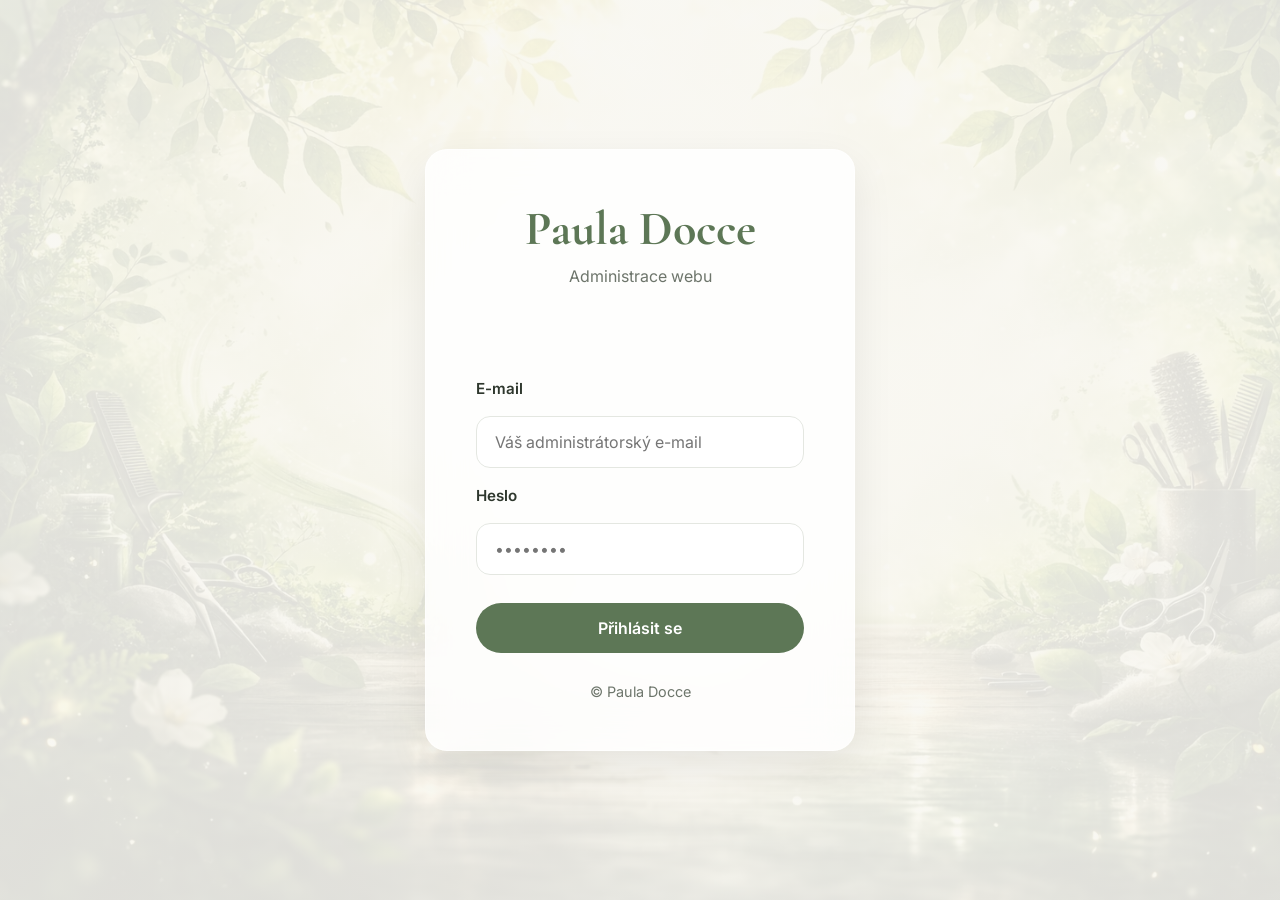
<file: admin/index.html>
<!DOCTYPE html>
<html lang="cs">

<head>

    <meta charset="UTF-8">
    <meta name="robots" content="noindex,nofollow">
    <meta name="viewport" content="width=device-width, initial-scale=1.0">

    <title>Přihlášení | Paula Docce Admin </title>

    <link rel="stylesheet" href="css/admin.css">

    <link rel="preconnect" href="https://fonts.googleapis.com">
    <link rel="preconnect" href="https://fonts.gstatic.com" crossorigin>

    <link href="https://fonts.googleapis.com/css2?family=Cormorant+Garamond:wght@500;600;700&family=Inter:wght@300;400;500;600&display=swap" rel="stylesheet">

</head>

<body>

<div class="login-page">

    <div class="login-card">

        <h1>Paula Docce</h1>

        <p class="subtitle">
            Administrace webu
        </p>

        <form id="loginForm">
            <p id="loginStatus" class="form-status" role="status" aria-live="polite"></p>

            <label>E-mail</label>

            <input
                type="email"
                id="email"
                placeholder="Váš administrátorský e-mail"
                required
            >

            <label>Heslo</label>

            <input
                type="password"
                id="password"
                placeholder="••••••••"
                required
            >

            <button type="submit">
                Přihlásit se
            </button>

        </form>

        <p class="copyright">
            © Paula Docce
        </p>

    </div>

</div>

<script src="js/config.js"></script>
<script src="js/api.js"></script>
<script src="js/auth.js"></script>

</body>
</html>
</file>
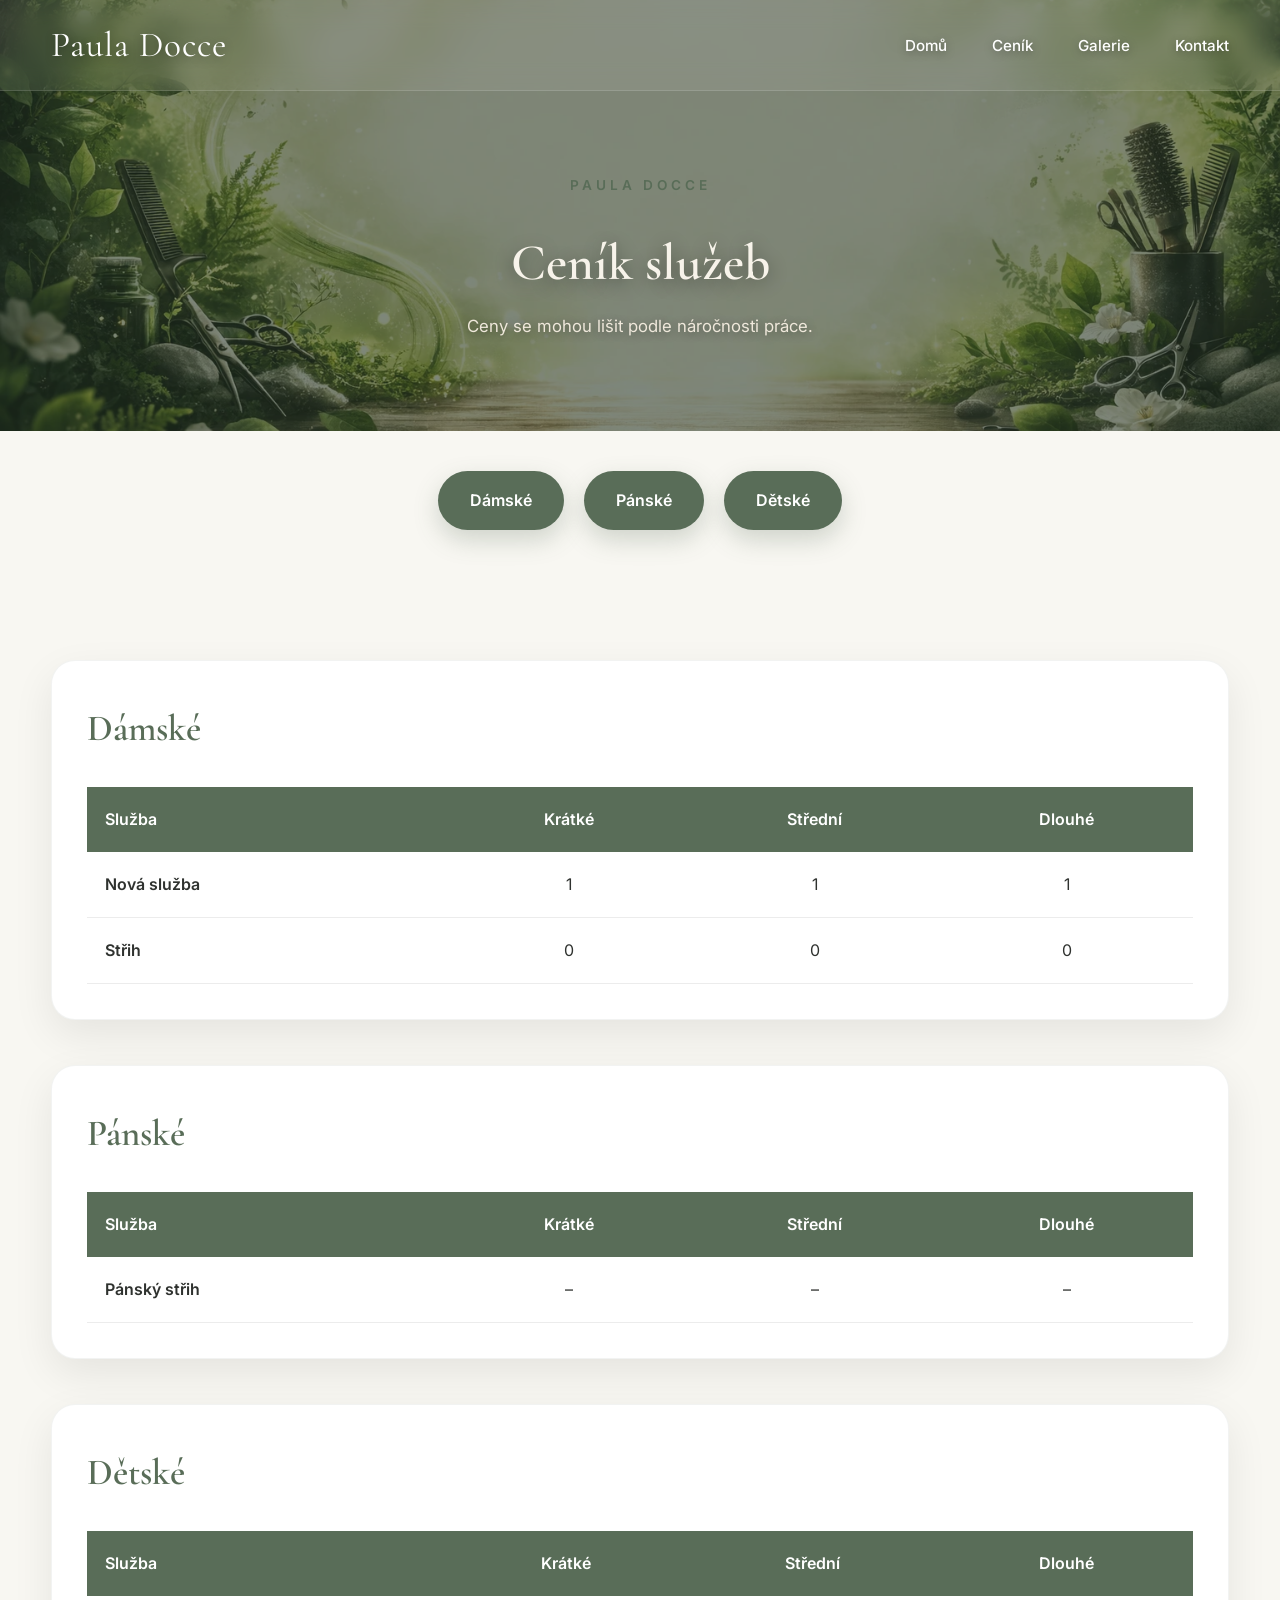
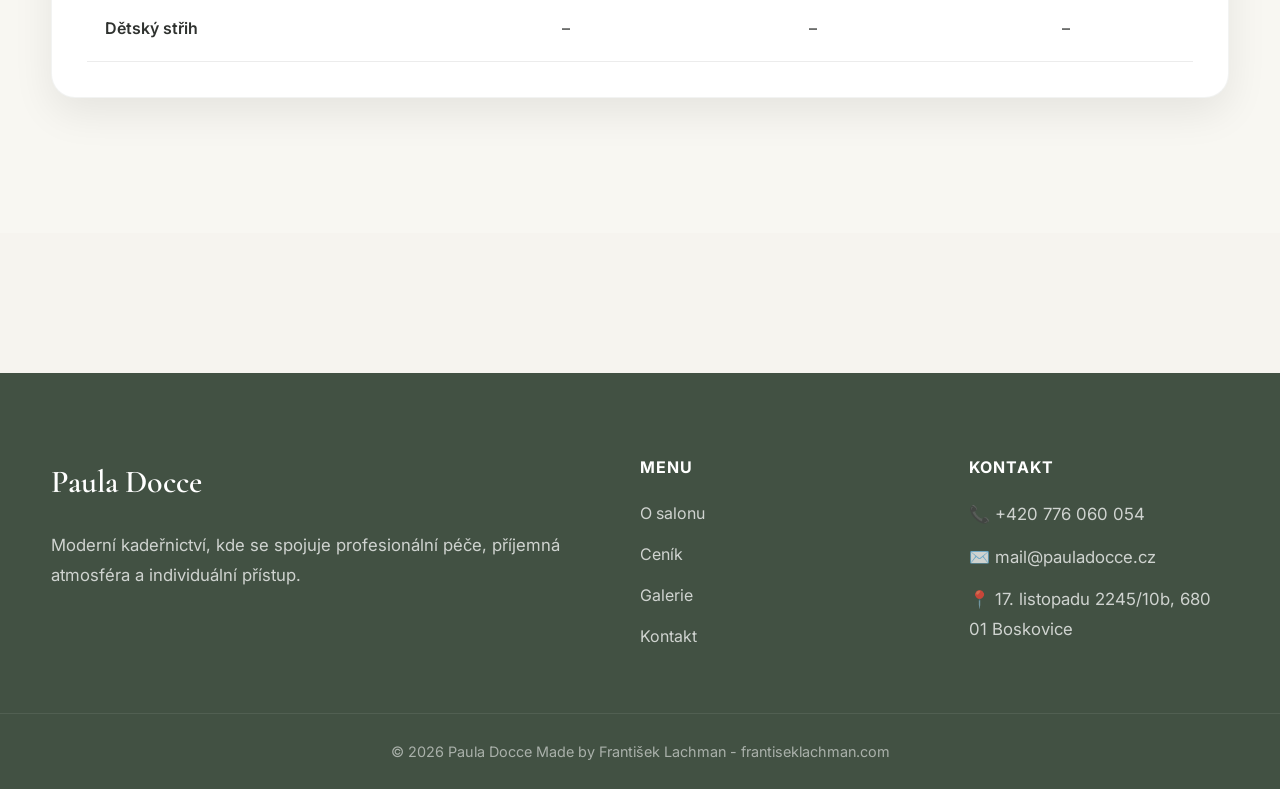
<file: cenik.html>
<!DOCTYPE html>
<html lang="cs">

<head>

    <meta charset="UTF-8">

    <meta name="viewport" content="width=device-width, initial-scale=1.0">

    <title>Ceník | Paula Docce</title>

    <meta name="description" content="Kompletní ceník kadeřnictví Paula Docce.">

    <link rel="stylesheet" href="css/style.css">

    <link rel="preconnect" href="https://fonts.googleapis.com">

    <link rel="preconnect" href="https://fonts.gstatic.com" crossorigin>

    <link href="https://fonts.googleapis.com/css2?family=Cormorant+Garamond:wght@500;600;700&family=Inter:wght@300;400;500;600&display=swap" rel="stylesheet">

</head>

<body>

<header id="header">

    <div class="container navbar">

        <a href="index.html" class="logo">

            Paula Docce

        </a>

        <nav>

            <ul class="nav-links">

                <li><a href="index.html">Domů</a></li>

                <li><a href="cenik.html">Ceník</a></li>

                <li><a href="index.html#gallery">Galerie</a></li>

                <li><a href="index.html#contact">Kontakt</a></li>

            </ul>

        </nav>

          <button class="menu-toggle" id="menuToggle">
    ☰
</button>

    </div>

</header>

<section class="page-hero">

    <div class="container narrow">

        <span class="section-tag">

            Paula Docce

        </span>

        <h1>

            Ceník služeb

        </h1>

        <p>

            Ceny se mohou lišit podle náročnosti práce.

        </p>

    </div>

</section>

    <section class="pricing-navigation">

    <div class="container">

        <a href="#pricing-damske" class="btn-primary">
            Dámské
        </a>

        <a href="#pricing-panske" class="btn-primary">
            Pánské
        </a>

        <a href="#pricing-detske" class="btn-primary">
            Dětské
        </a>

    </div>

</section>


<section class="pricing-page">

    <div class="container">

        <!-- Dámské -->

        <div class="pricing-card" id="pricing-damske">

            <h2>Dámské</h2>

            <div class="pricing-table-container"></div>

        </div>



        <!-- Pánské -->

        <div class="pricing-card" id="pricing-panske">

            <h2>Pánské</h2>

            <div class="pricing-table-container"></div>

        </div>



        <!-- Dětské -->

       <div class="pricing-card" id="pricing-detske">

            <h2>Dětské</h2>

            <div class="pricing-table-container"></div>

        </div>

    </div>

</section>



<footer>

<div class="container footer">

    <div class="footer-left">

        <h3>Paula Docce</h3>

        <p>

        Moderní kadeřnictví, kde se spojuje
        profesionální péče, příjemná atmosféra
        a individuální přístup.

        </p>

    </div>

    <div class="footer-links">

        <h4>Menu</h4>

        <a href="#about">O salonu</a>

        <a href="cenik.html">Ceník</a>

        <a href="#gallery">Galerie</a>

        <a href="#contact">Kontakt</a>

    </div>

    <div class="footer-contact">

        <h4>Kontakt</h4>

        <p>📞 +420 776 060 054</p>

        <p>✉️ mail@pauladocce.cz</p>

        <p>📍 17. listopadu 2245/10b, 680 01 Boskovice</p>

    </div>

</div>

<div class="copyright">

    © 2026 Paula Docce
    Made by František Lachman - <a href="https://frantiseklachman.com" target="_blank">
    frantiseklachman.com
</a>

</div>

</footer>

<script src="js/script.js"></script>
<script src="js/pricingData.js"></script>
<script src="js/pricing.js"></script>

</body>

</html>
</file>
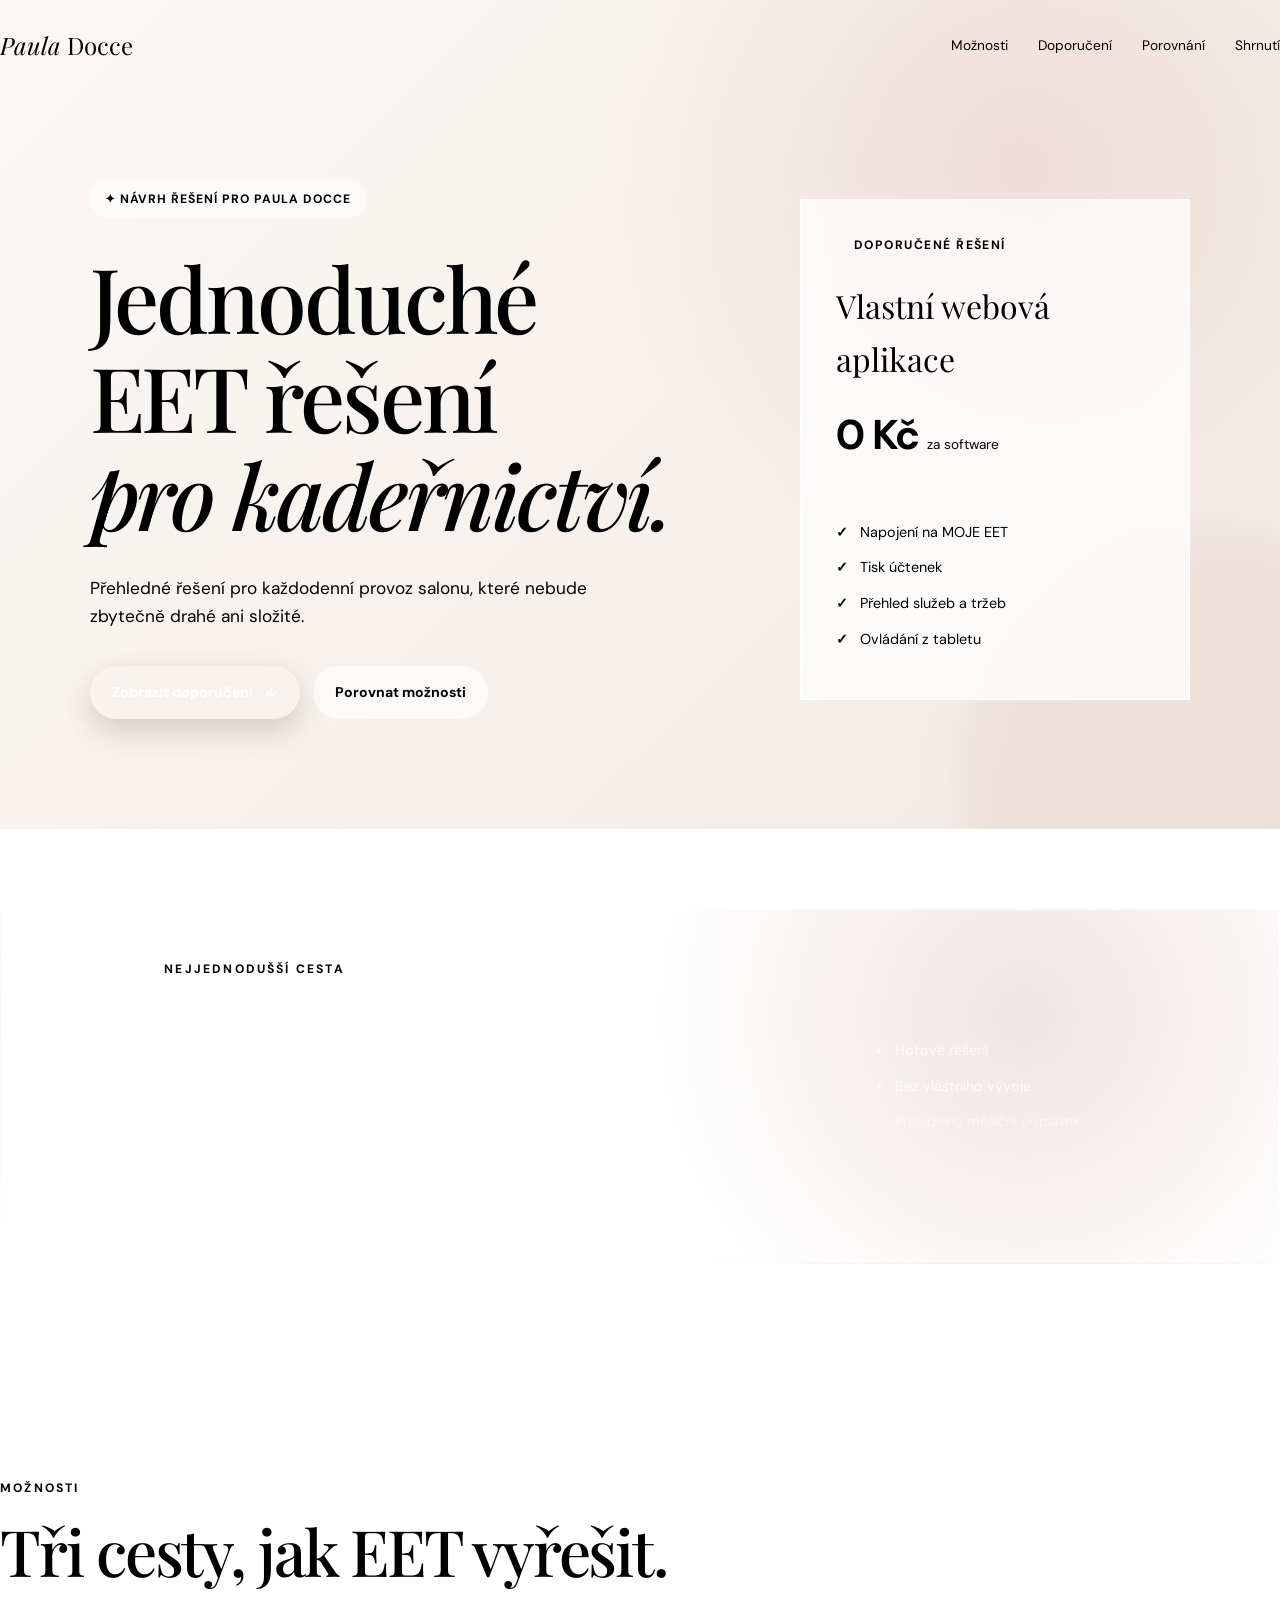
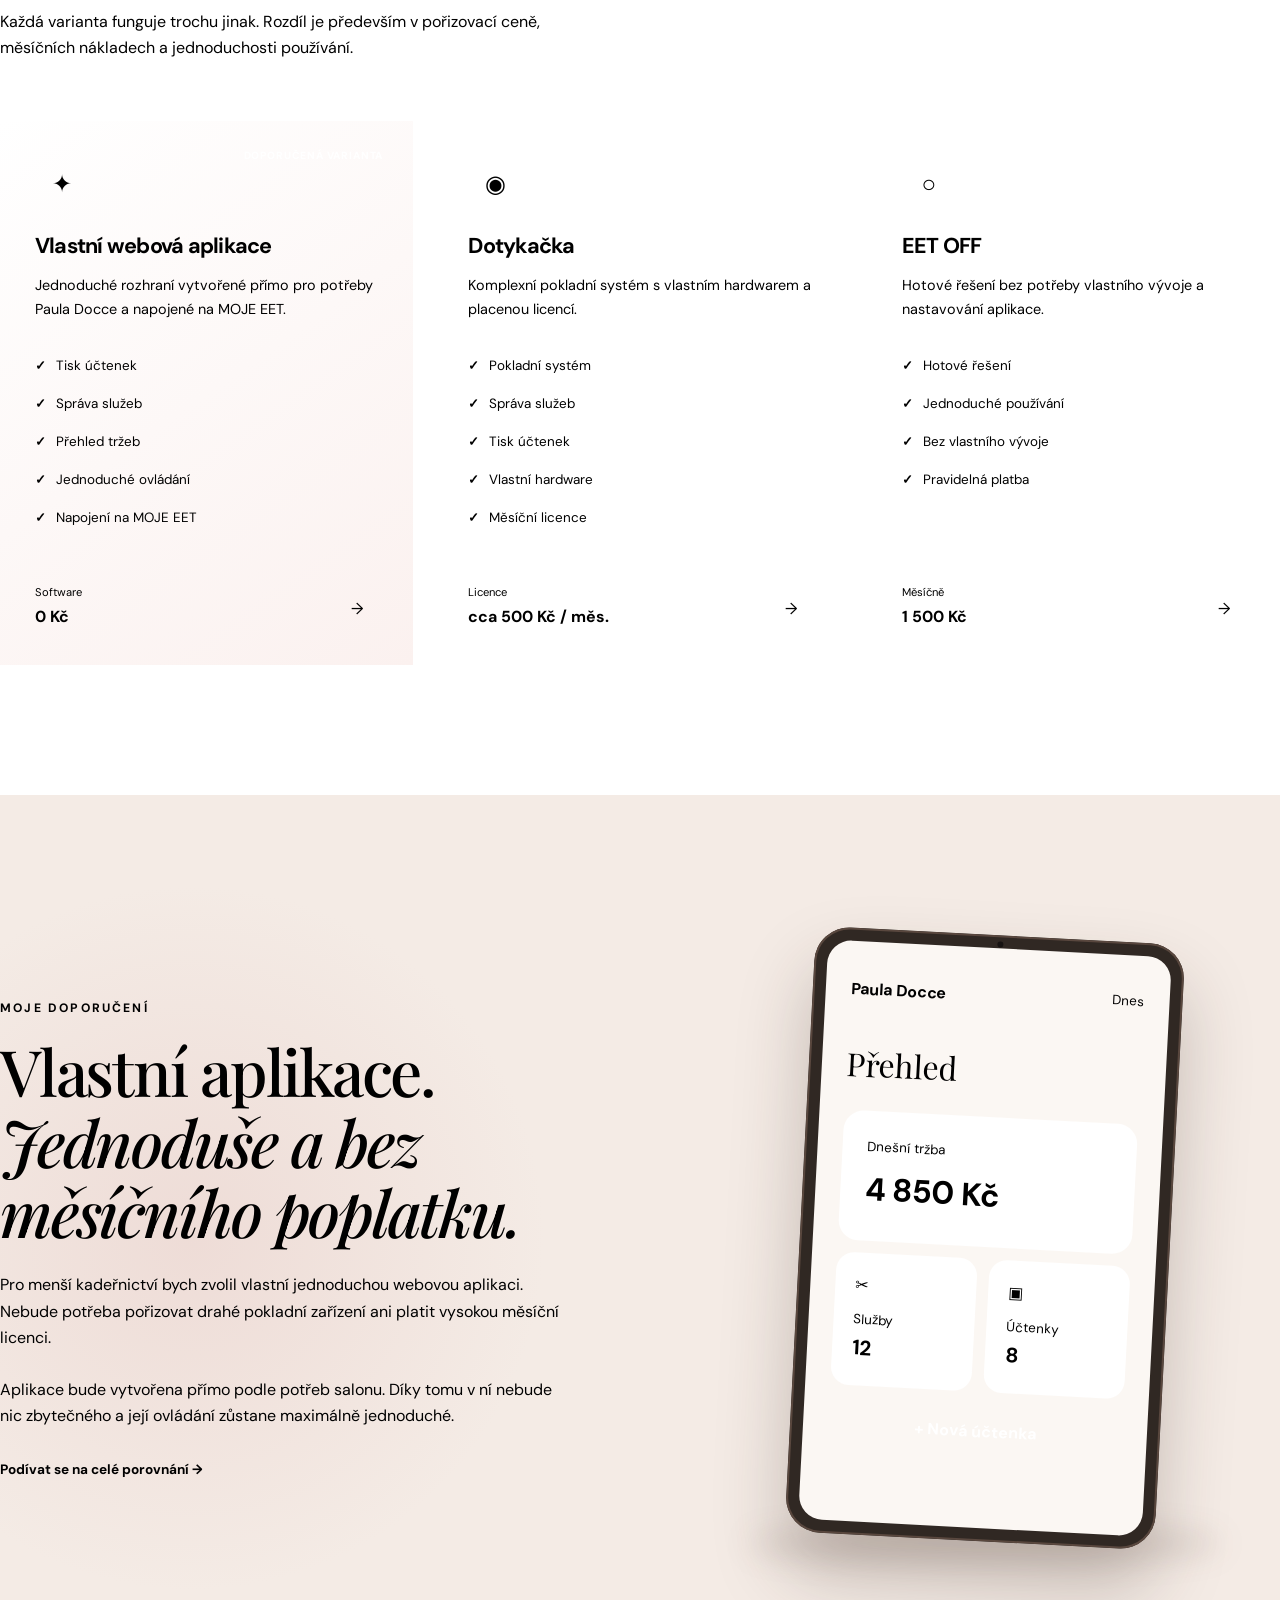
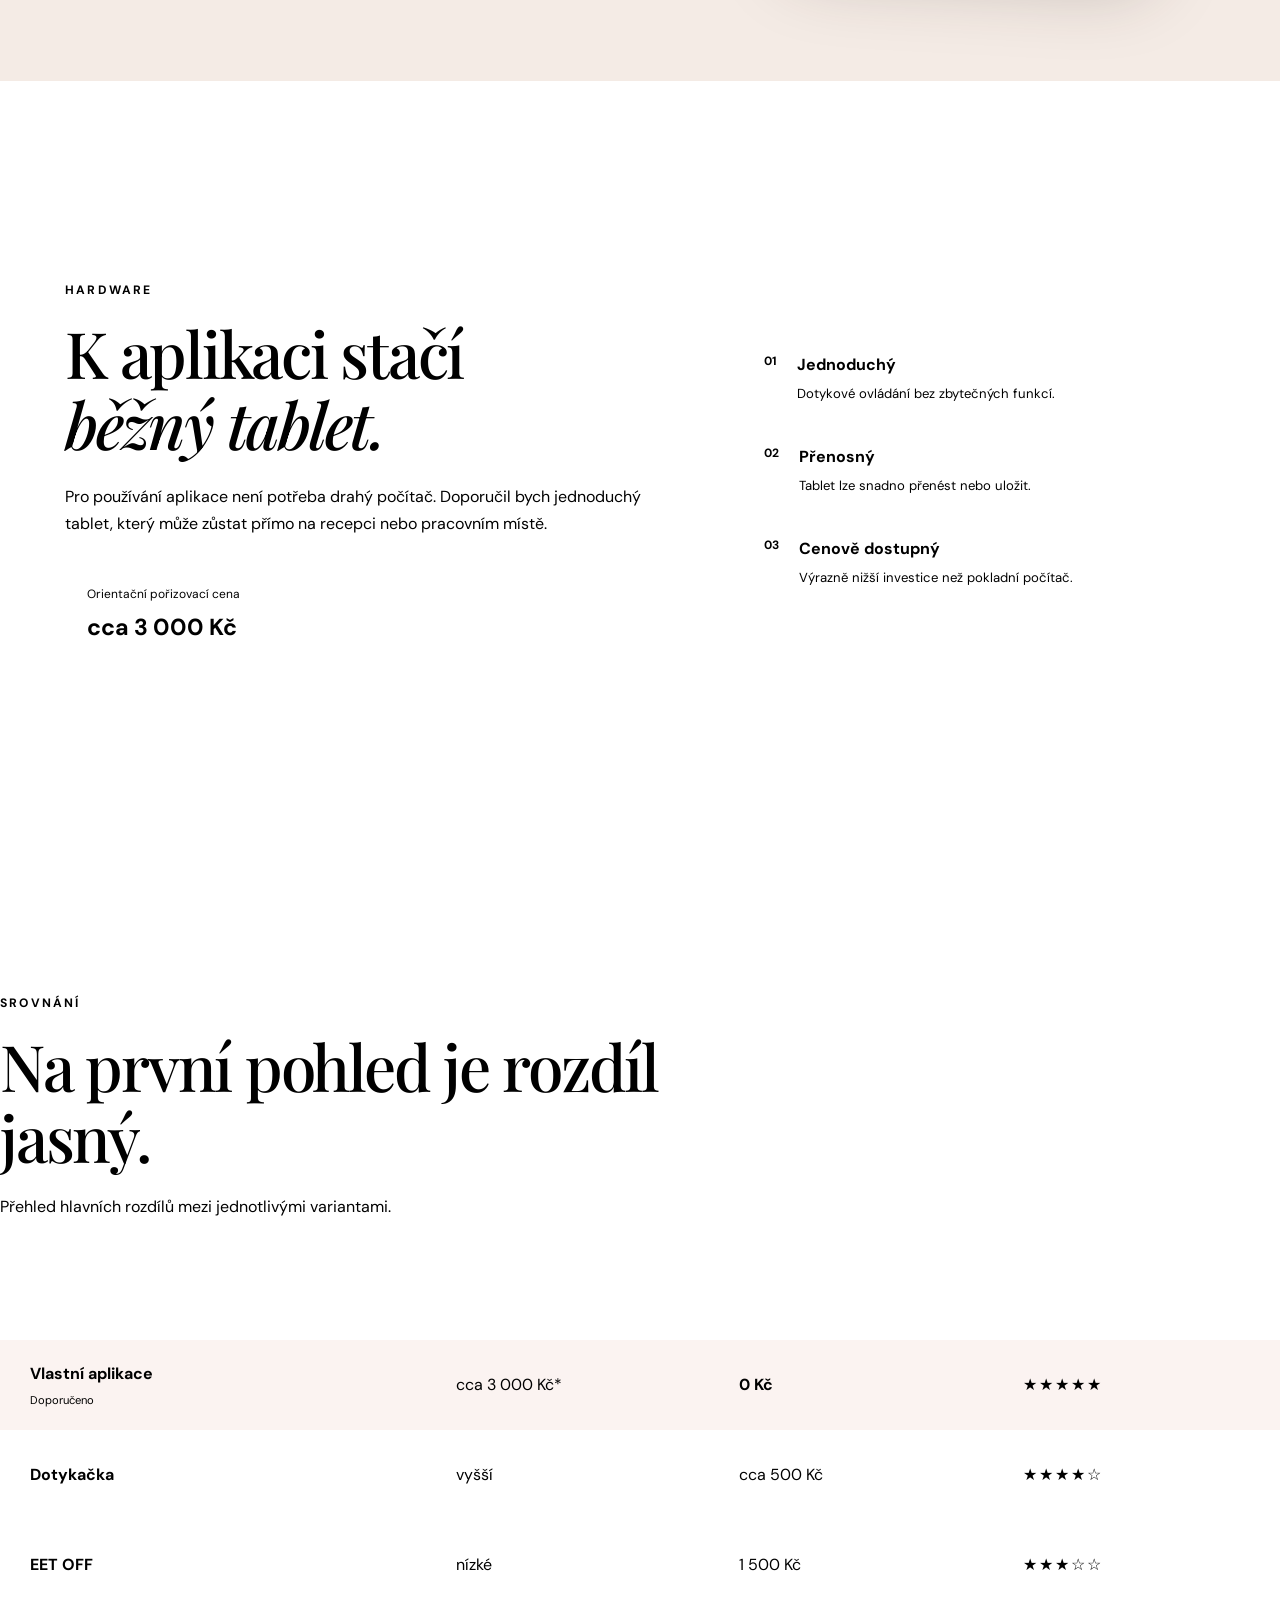
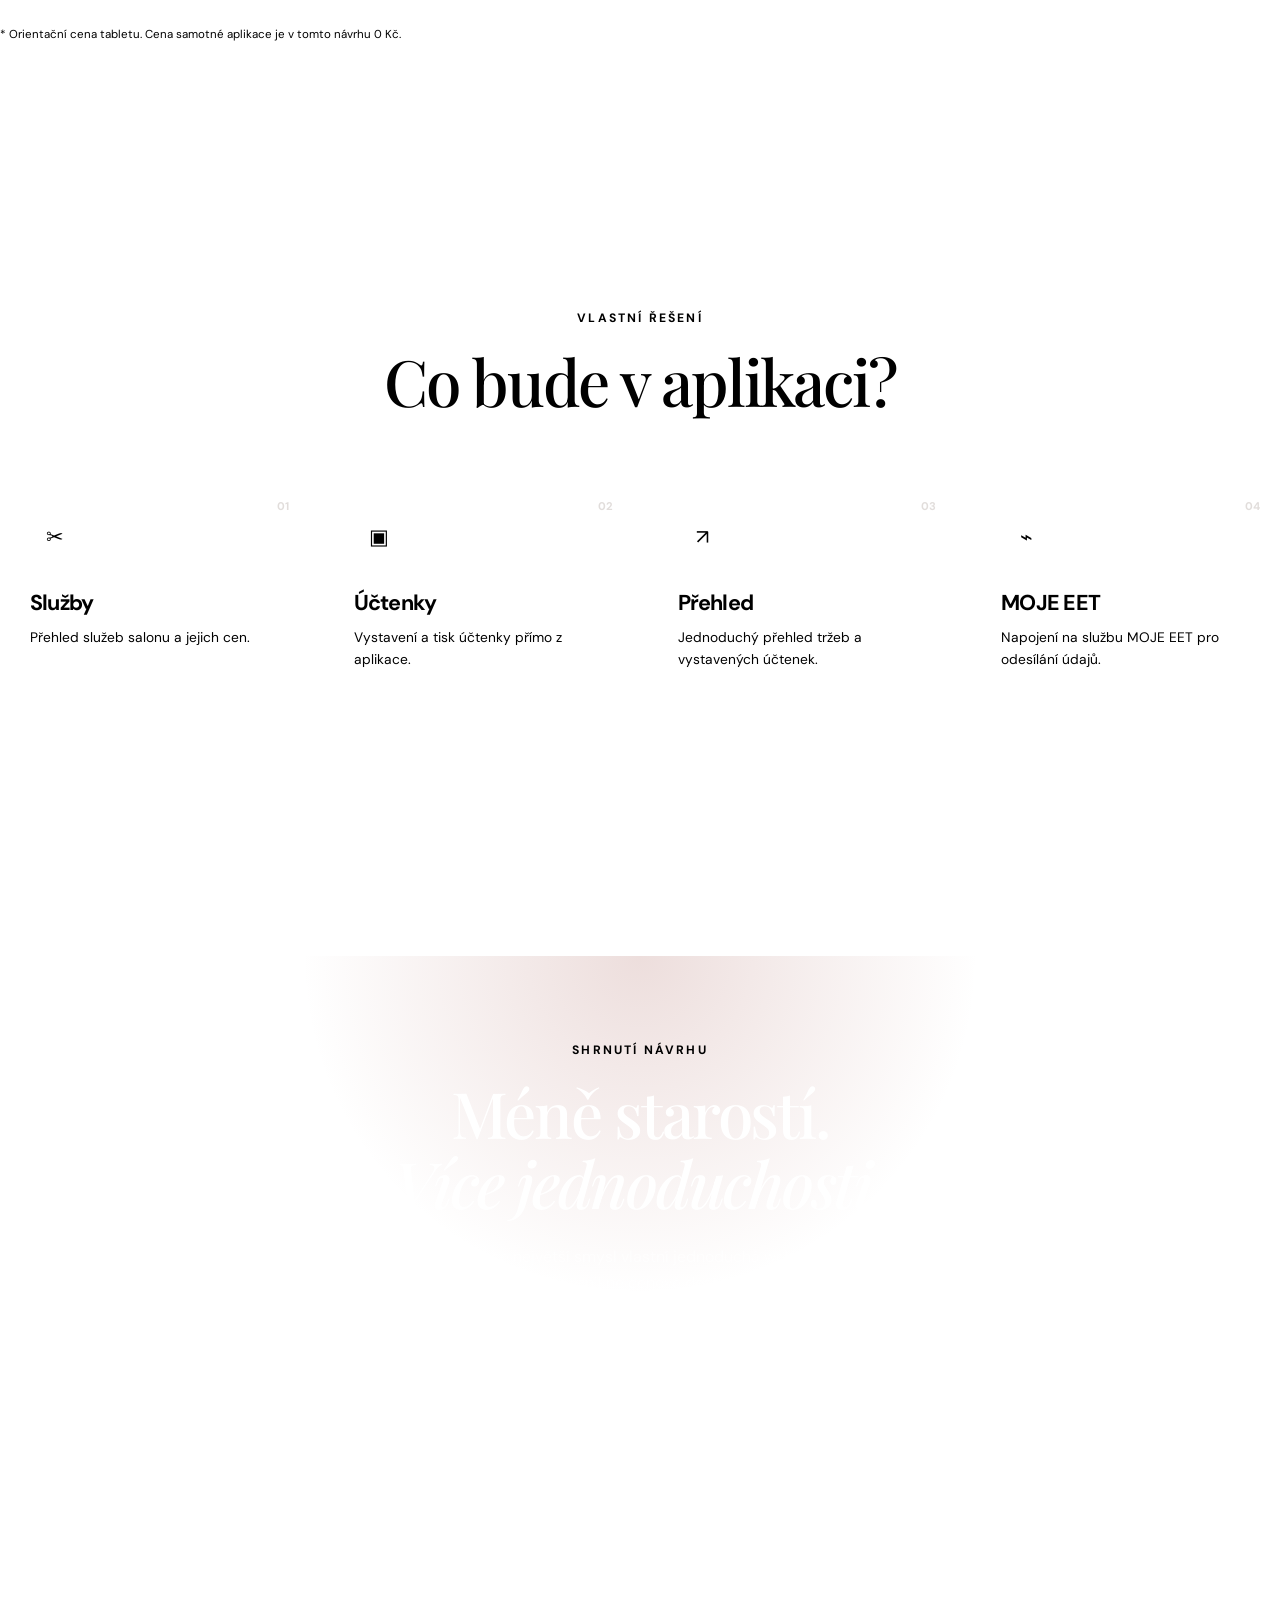
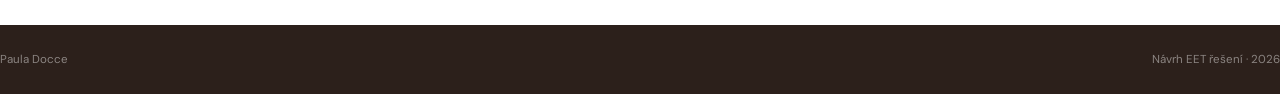
<file: eet-navrh.html>
<!DOCTYPE html>
<html lang="cs">
<head>
    <meta charset="UTF-8">
    <meta name="viewport" content="width=device-width, initial-scale=1.0">

    <title>Návrh EET řešení | Paula Docce</title>

    <link rel="stylesheet" href="eet-navrh.css">

    <link rel="preconnect" href="https://fonts.googleapis.com">
    <link rel="preconnect" href="https://fonts.gstatic.com" crossorigin>
    <link href="https://fonts.googleapis.com/css2?family=DM+Sans:wght@400;500;600;700&family=Playfair+Display:wght@500;600&display=swap" rel="stylesheet">
</head>

<body>

    <!-- NAVBAR -->
    <header class="navbar">
        <div class="nav-container">
            <a href="#top" class="logo">
                <span>Paula</span> Docce
            </a>

            <nav>
                <a href="#moznosti">Možnosti</a>
                <a href="#doporuceni">Doporučení</a>
                <a href="#porovnani">Porovnání</a>
                <a href="#zaver">Shrnutí</a>
            </nav>
        </div>
    </header>


    <main id="top">

        <!-- HERO -->
        <section class="hero">
            <div class="hero-glow"></div>

            <div class="hero-content reveal">
                <div class="eyebrow">
                    ✦ Návrh řešení pro Paula Docce
                </div>

                <h1>
                    Jednoduché EET řešení
                    <span>pro kadeřnictví.</span>
                </h1>

                <p class="hero-text">
                    Přehledné řešení pro každodenní provoz salonu,
                    které nebude zbytečně drahé ani složité.
                </p>

                <div class="hero-actions">
                    <a href="#doporuceni" class="btn btn-primary">
                        Zobrazit doporučení
                        <span>↓</span>
                    </a>

                    <a href="#porovnani" class="btn btn-light">
                        Porovnat možnosti
                    </a>
                </div>
            </div>

            <div class="hero-card reveal delay-1">
                <div class="hero-card-top">
                    <span class="status-dot"></span>
                    Doporučené řešení
                </div>

                <div class="hero-card-title">
                    Vlastní webová aplikace
                </div>

                <div class="hero-card-price">
                    <strong>0 Kč</strong>
                    <span>za software</span>
                </div>

                <div class="hero-card-line"></div>

                <div class="hero-card-item">
                    <span>✓</span>
                    Napojení na MOJE EET
                </div>

                <div class="hero-card-item">
                    <span>✓</span>
                    Tisk účtenek
                </div>

                <div class="hero-card-item">
                    <span>✓</span>
                    Přehled služeb a tržeb
                </div>

                <div class="hero-card-item">
                    <span>✓</span>
                    Ovládání z tabletu
                </div>
            </div>
        </section>


        <!-- EET OFF -->
        <section class="off-section">
            <div class="container">

                <div class="off-card reveal">

                    <div class="off-badge">
                        Varianta 01
                    </div>

                    <div class="off-content">
                        <span class="section-label">Nejjednodušší cesta</span>

                        <h2>EET OFF</h2>

                        <p>
                            Hotové řešení, které nevyžaduje vlastní vývoj.
                            Je jednoduché na používání, ale je potřeba počítat
                            s pravidelným měsíčním poplatkem.
                        </p>

                        <div class="off-price">
                            <strong>1 500 Kč</strong>
                            <span>/ měsíc</span>
                        </div>
                    </div>

                    <div class="off-side">
                        <div class="mini-item">
                            <span>+</span>
                            Hotové řešení
                        </div>

                        <div class="mini-item">
                            <span>+</span>
                            Bez vlastního vývoje
                        </div>

                        <div class="mini-item negative">
                            <span>−</span>
                            Pravidelný měsíční poplatek
                        </div>
                    </div>

                </div>

            </div>
        </section>


        <!-- MOŽNOSTI -->
        <section class="section" id="moznosti">
            <div class="container">

                <div class="section-heading reveal">
                    <span class="section-label">Možnosti</span>

                    <h2>
                        Tři cesty, jak EET vyřešit.
                    </h2>

                    <p>
                        Každá varianta funguje trochu jinak.
                        Rozdíl je především v pořizovací ceně,
                        měsíčních nákladech a jednoduchosti používání.
                    </p>
                </div>


                <div class="options-grid">

                    <!-- CUSTOM -->
                    <article class="option-card recommended reveal delay-1">

                        <div class="card-badge">
                            Doporučená varianta
                        </div>

                        <div class="option-icon">
                            ✦
                        </div>

                        <h3>Vlastní webová aplikace</h3>

                        <p>
                            Jednoduché rozhraní vytvořené přímo pro potřeby
                            Paula Docce a napojené na MOJE EET.
                        </p>

                        <ul>
                            <li>Tisk účtenek</li>
                            <li>Správa služeb</li>
                            <li>Přehled tržeb</li>
                            <li>Jednoduché ovládání</li>
                            <li>Napojení na MOJE EET</li>
                        </ul>

                        <div class="card-bottom">
                            <div>
                                <small>Software</small>
                                <strong>0 Kč</strong>
                            </div>

                            <span class="arrow">→</span>
                        </div>

                    </article>


                    <!-- DOTYKACKA -->
                    <article class="option-card reveal delay-2">

                        <div class="option-icon">
                            ◉
                        </div>

                        <h3>Dotykačka</h3>

                        <p>
                            Komplexní pokladní systém s vlastním hardwarem
                            a placenou licencí.
                        </p>

                        <ul>
                            <li>Pokladní systém</li>
                            <li>Správa služeb</li>
                            <li>Tisk účtenek</li>
                            <li>Vlastní hardware</li>
                            <li>Měsíční licence</li>
                        </ul>

                        <div class="card-bottom">
                            <div>
                                <small>Licence</small>
                                <strong>cca 500 Kč / měs.</strong>
                            </div>

                            <span class="arrow">→</span>
                        </div>

                    </article>


                    <!-- EET OFF -->
                    <article class="option-card reveal delay-3">

                        <div class="option-icon">
                            ○
                        </div>

                        <h3>EET OFF</h3>

                        <p>
                            Hotové řešení bez potřeby vlastního vývoje
                            a nastavování aplikace.
                        </p>

                        <ul>
                            <li>Hotové řešení</li>
                            <li>Jednoduché používání</li>
                            <li>Bez vlastního vývoje</li>
                            <li>Pravidelná platba</li>
                        </ul>

                        <div class="card-bottom">
                            <div>
                                <small>Měsíčně</small>
                                <strong>1 500 Kč</strong>
                            </div>

                            <span class="arrow">→</span>
                        </div>

                    </article>

                </div>
            </div>
        </section>


        <!-- DOPORUČENÍ -->
        <section class="recommendation" id="doporuceni">

            <div class="container recommendation-grid">

                <div class="recommendation-text reveal">

                    <span class="section-label">Moje doporučení</span>

                    <h2>
                        Vlastní aplikace.
                        <span>Jednoduše a bez měsíčního poplatku.</span>
                    </h2>

                    <p>
                        Pro menší kadeřnictví bych zvolil vlastní jednoduchou
                        webovou aplikaci. Nebude potřeba pořizovat drahé
                        pokladní zařízení ani platit vysokou měsíční licenci.
                    </p>

                    <p>
                        Aplikace bude vytvořena přímo podle potřeb salonu.
                        Díky tomu v ní nebude nic zbytečného a její ovládání
                        zůstane maximálně jednoduché.
                    </p>

                    <a href="#porovnani" class="text-link">
                        Podívat se na celé porovnání →
                    </a>

                </div>


                <div class="device reveal delay-2">

                    <div class="tablet">

                        <div class="tablet-camera"></div>

                        <div class="tablet-screen">

                            <div class="app-header">
                                <span>Paula Docce</span>
                                <small>Dnes</small>
                            </div>

                            <div class="dashboard-title">
                                Přehled
                            </div>

                            <div class="dashboard-total">
                                <small>Dnešní tržba</small>
                                <strong>4 850 Kč</strong>
                            </div>

                            <div class="dashboard-grid">

                                <div class="dashboard-item">
                                    <span>✂</span>
                                    <small>Služby</small>
                                    <strong>12</strong>
                                </div>

                                <div class="dashboard-item">
                                    <span>▣</span>
                                    <small>Účtenky</small>
                                    <strong>8</strong>
                                </div>

                            </div>

                            <button class="mock-button">
                                + Nová účtenka
                            </button>

                        </div>

                    </div>

                    <div class="tablet-shadow"></div>

                </div>

            </div>
        </section>


        <!-- TABLET -->
        <section class="section tablet-section">

            <div class="container">

                <div class="hardware-card reveal">

                    <div class="hardware-content">

                        <span class="section-label">Hardware</span>

                        <h2>
                            K aplikaci stačí
                            <span>běžný tablet.</span>
                        </h2>

                        <p>
                            Pro používání aplikace není potřeba drahý počítač.
                            Doporučil bych jednoduchý tablet, který může
                            zůstat přímo na recepci nebo pracovním místě.
                        </p>

                        <div class="price-highlight">
                            <span>Orientační pořizovací cena</span>
                            <strong>cca 3 000 Kč</strong>
                        </div>

                    </div>


                    <div class="hardware-features">

                        <div class="feature">
                            <span>01</span>
                            <div>
                                <strong>Jednoduchý</strong>
                                <p>Dotykové ovládání bez zbytečných funkcí.</p>
                            </div>
                        </div>

                        <div class="feature">
                            <span>02</span>
                            <div>
                                <strong>Přenosný</strong>
                                <p>Tablet lze snadno přenést nebo uložit.</p>
                            </div>
                        </div>

                        <div class="feature">
                            <span>03</span>
                            <div>
                                <strong>Cenově dostupný</strong>
                                <p>Výrazně nižší investice než pokladní počítač.</p>
                            </div>
                        </div>

                    </div>

                </div>

            </div>

        </section>


        <!-- POROVNÁNÍ -->
        <section class="section comparison-section" id="porovnani">

            <div class="container">

                <div class="section-heading reveal">

                    <span class="section-label">Srovnání</span>

                    <h2>
                        Na první pohled je rozdíl jasný.
                    </h2>

                    <p>
                        Přehled hlavních rozdílů mezi jednotlivými variantami.
                    </p>

                </div>


                <div class="comparison-table reveal">

                    <div class="table-row table-header">
                        <div>Řešení</div>
                        <div>Pořízení</div>
                        <div>Měsíčně</div>
                        <div>Vhodnost</div>
                    </div>


                    <div class="table-row recommended-row">

                        <div>
                            <strong>Vlastní aplikace</strong>
                            <small>Doporučeno</small>
                        </div>

                        <div>
                            cca 3 000 Kč*
                        </div>

                        <div>
                            <strong>0 Kč</strong>
                        </div>

                        <div>
                            <span class="tag green">★★★★★</span>
                        </div>

                    </div>


                    <div class="table-row">

                        <div>
                            <strong>Dotykačka</strong>
                        </div>

                        <div>
                            vyšší
                        </div>

                        <div>
                            cca 500 Kč
                        </div>

                        <div>
                            <span class="tag">★★★★☆</span>
                        </div>

                    </div>


                    <div class="table-row">

                        <div>
                            <strong>EET OFF</strong>
                        </div>

                        <div>
                            nízké
                        </div>

                        <div>
                            1 500 Kč
                        </div>

                        <div>
                            <span class="tag">★★★☆☆</span>
                        </div>

                    </div>

                </div>

                <p class="table-note">
                    * Orientační cena tabletu. Cena samotné aplikace je v tomto návrhu 0 Kč.
                </p>

            </div>

        </section>


        <!-- CO BUDE APLIKACE UMĚT -->
        <section class="section features-section">

            <div class="container">

                <div class="section-heading centered reveal">

                    <span class="section-label">Vlastní řešení</span>

                    <h2>
                        Co bude v aplikaci?
                    </h2>

                </div>


                <div class="features-grid">

                    <div class="feature-box reveal">
                        <span class="feature-number">01</span>
                        <div class="feature-icon">✂</div>
                        <h3>Služby</h3>
                        <p>
                            Přehled služeb salonu a jejich cen.
                        </p>
                    </div>

                    <div class="feature-box reveal delay-1">
                        <span class="feature-number">02</span>
                        <div class="feature-icon">▣</div>
                        <h3>Účtenky</h3>
                        <p>
                            Vystavení a tisk účtenky přímo z aplikace.
                        </p>
                    </div>

                    <div class="feature-box reveal delay-2">
                        <span class="feature-number">03</span>
                        <div class="feature-icon">↗</div>
                        <h3>Přehled</h3>
                        <p>
                            Jednoduchý přehled tržeb a vystavených účtenek.
                        </p>
                    </div>

                    <div class="feature-box reveal delay-3">
                        <span class="feature-number">04</span>
                        <div class="feature-icon">⌁</div>
                        <h3>MOJE EET</h3>
                        <p>
                            Napojení na službu MOJE EET pro odesílání údajů.
                        </p>
                    </div>

                </div>

            </div>

        </section>


        <!-- ZÁVĚR -->
        <section class="final-section" id="zaver">

            <div class="container">

                <div class="final-card reveal">

                    <div class="final-decoration">✦</div>

                    <span class="section-label">Shrnutí návrhu</span>

                    <h2>
                        Méně starostí.
                        <span>Více jednoduchosti.</span>
                    </h2>

                    <p>
                        Za mě dává pro Paula Docce největší smysl vlastní
                        jednoduchá webová aplikace napojená na MOJE EET.
                        V kombinaci s tabletem vznikne cenově dostupné
                        a pohodlné řešení přímo pro potřeby salonu.
                    </p>

                    <div class="final-price">

                        <div>
                            <small>Aplikace</small>
                            <strong>0 Kč</strong>
                        </div>

                        <div class="separator"></div>

                        <div>
                            <small>Tablet</small>
                            <strong>cca 3 000 Kč</strong>
                        </div>

                        <div class="separator"></div>

                        <div>
                            <small>Pravidelná licence</small>
                            <strong>0 Kč / měs.</strong>
                        </div>

                    </div>

                </div>

            </div>

        </section>

    </main>


    <footer>
        <div class="container footer-inner">
            <span>Paula Docce</span>
            <span>Návrh EET řešení · 2026</span>
        </div>
    </footer>


    <!-- Jednoduchý reveal efekt bez JS -->
    <script>
        const observer = new IntersectionObserver(
            entries => {
                entries.forEach(entry => {
                    if (entry.isIntersecting) {
                        entry.target.classList.add("visible");
                    }
                });
            },
            {
                threshold: 0.12
            }
        );

        document.querySelectorAll(".reveal").forEach(element => {
            observer.observe(element);
        });
    </script>

</body>
</html>
</file>
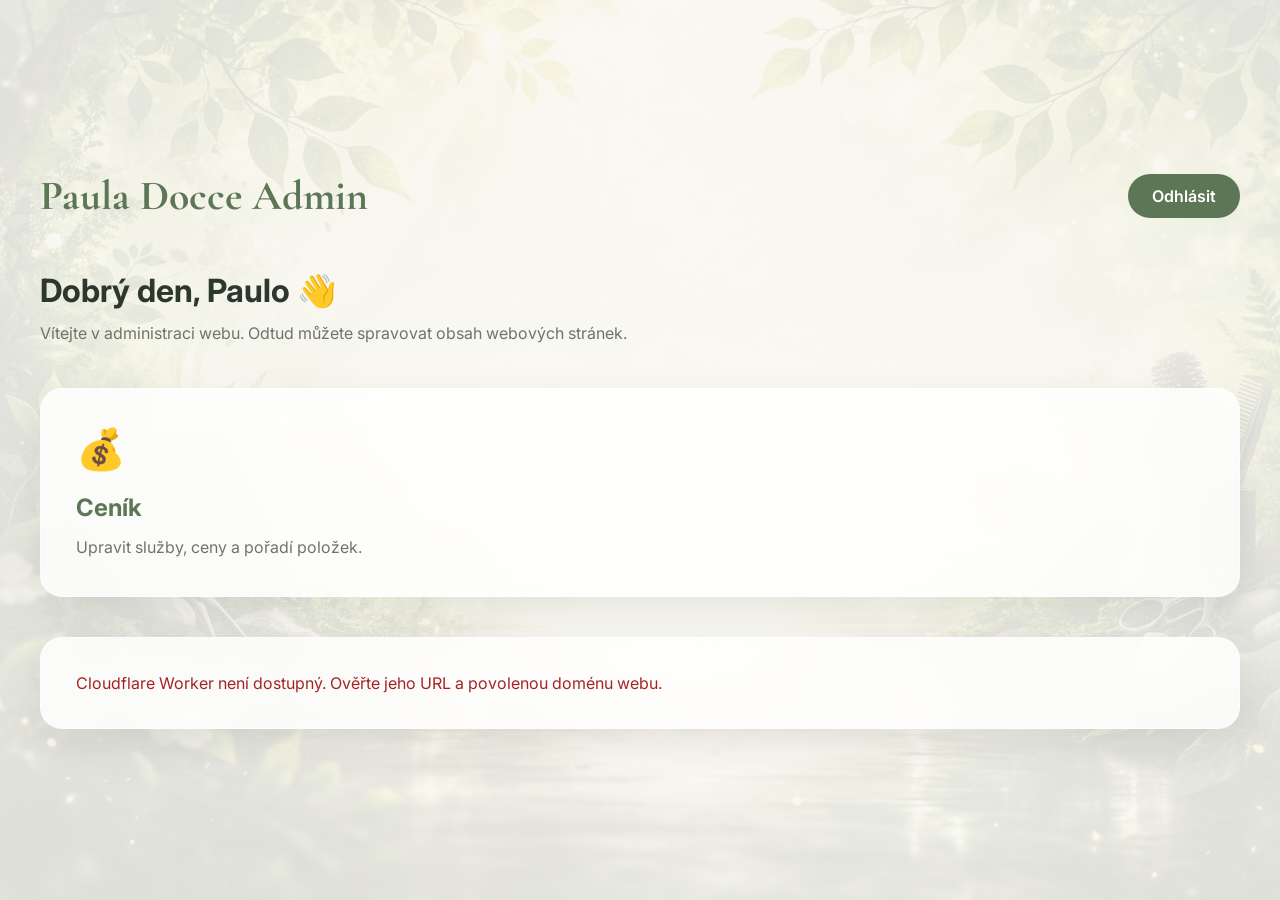
<file: admin/dashboard.html>
<!DOCTYPE html>
<html lang="cs">

<head>

    <meta charset="UTF-8">
    <meta name="robots" content="noindex,nofollow">
    <meta name="viewport" content="width=device-width, initial-scale=1.0">

    <title>Dashboard | Paula Docce Admin</title>

    <link rel="stylesheet" href="css/admin.css">

    <link rel="preconnect" href="https://fonts.googleapis.com">
    <link rel="preconnect" href="https://fonts.gstatic.com" crossorigin>

    <link href="https://fonts.googleapis.com/css2?family=Cormorant+Garamond:wght@500;600;700&family=Inter:wght@300;400;500;600&display=swap" rel="stylesheet">

</head>

<body>

<div class="dashboard">

    <header class="admin-header">

        <h1>Paula Docce Admin</h1>

<a href="#" id="logoutBtn" class="logout-btn">
    Odhlásit
</a>

    </header>

    <section class="welcome">

        <h2>Dobrý den, Paulo 👋</h2>

        <p>
            Vítejte v administraci webu. Odtud můžete spravovat obsah webových stránek.
        </p>

    </section>

    <section class="dashboard-grid">

        <a href="pricing.html" class="dashboard-card">

            <span class="icon">💰</span>

            <h3>Ceník</h3>

            <p>
                Upravit služby, ceny a pořadí položek.
            </p>

        </a>

    </section>

    <section class="status-card">

        <h3>🌐 Stav webu</h3>

        <div class="status-row">
            <span>Web</span>
            <strong class="online">GitHub Pages</strong>
        </div>

        <div class="status-row">
            <span>Úložiště</span>
            <strong class="online">GitHub JSON</strong>
        </div>

        <div class="status-row">
            <span>Poslední uložení</span>
            <strong>Po uložení do GitHubu</strong>
        </div>

    </section>

</div>

<script src="js/config.js"></script>
<script src="js/api.js"></script>
<script src="js/dashboard.js"></script>

</body>

</html>
</file>
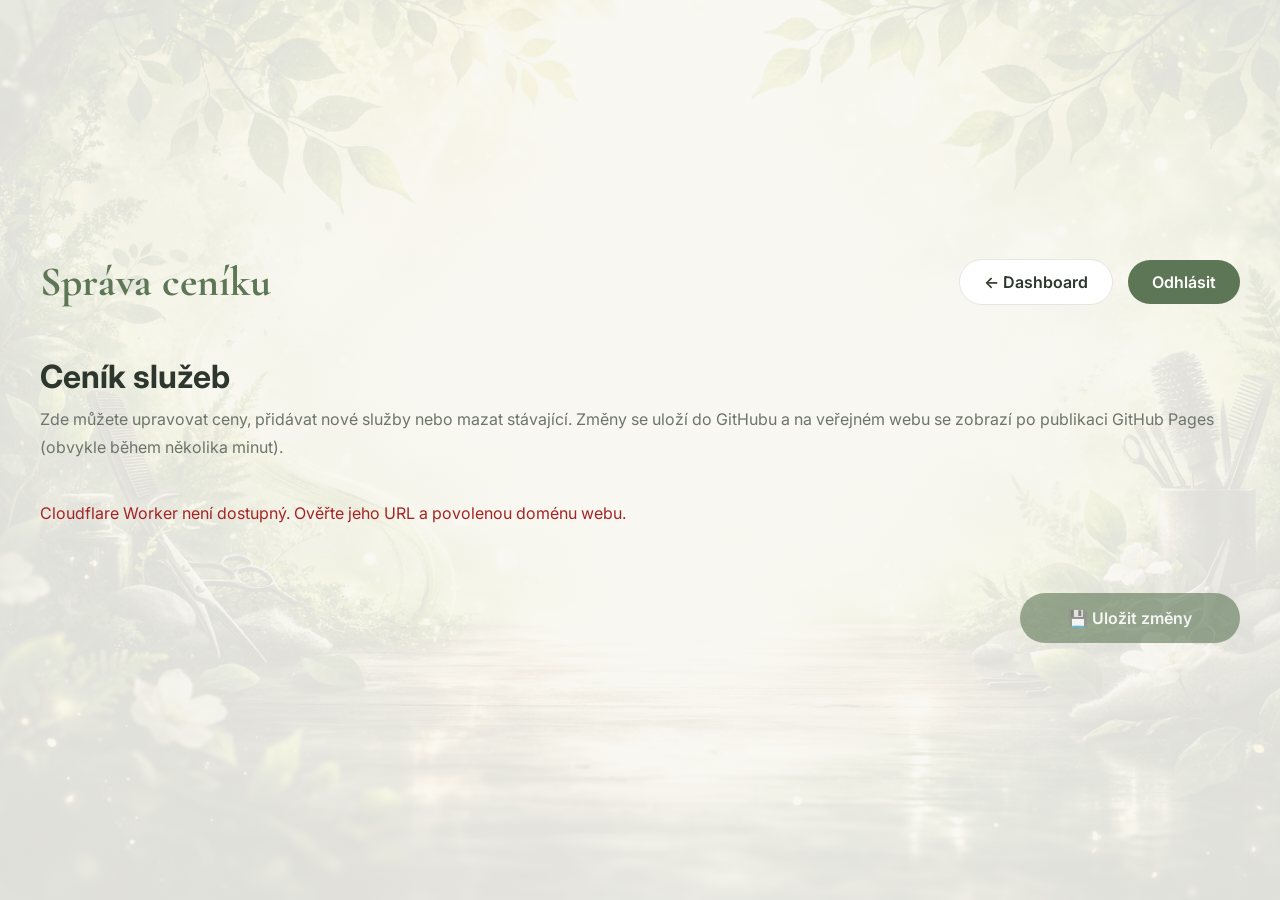
<file: admin/pricing.html>
<!DOCTYPE html>
<html lang="cs">

<head>

    <meta charset="UTF-8">
    <meta name="robots" content="noindex,nofollow">
    <meta name="viewport" content="width=device-width, initial-scale=1.0">

    <title>Ceník | Paula Docce Admin </title>

    <link rel="stylesheet" href="css/admin.css">

    <link rel="preconnect" href="https://fonts.googleapis.com">
    <link rel="preconnect" href="https://fonts.gstatic.com" crossorigin>

    <link href="https://fonts.googleapis.com/css2?family=Cormorant+Garamond:wght@500;600;700&family=Inter:wght@300;400;500;600&display=swap" rel="stylesheet">

</head>

<body>

<div class="dashboard">

    <header class="admin-header">

        <h1>Správa ceníku</h1>

        <div class="header-buttons">

            <a href="dashboard.html" class="btn-secondary">
                ← Dashboard
            </a>

            <a href="#" id="logoutBtn" class="logout-btn">
                Odhlásit
            </a>

        </div>

    </header>

    <section class="welcome">

        <h2>Ceník služeb</h2>

        <p>
            Zde můžete upravovat ceny, přidávat nové služby nebo mazat stávající.
            Změny se uloží do GitHubu a na veřejném webu se zobrazí po publikaci GitHub Pages (obvykle během několika minut).
        </p>

    </section>

    <p id="editorStatus" class="form-status" role="status" aria-live="polite"></p>
    <div id="pricingContainer">

        <p>Načítám ceník…</p>

    </div>

    <div class="pricing-actions">

        <button id="saveAllBtn">
            💾 Uložit změny
        </button>

    </div>

</div>

<script src="js/config.js"></script>
<script src="js/api.js"></script>
<script src="js/pricing.js"></script>

</body>

</html>
</file>
<file: admin/css/admin.css>
/* ==========================================================
   Paula Docce Admin
========================================================== */

:root{

    --primary:#5D7756;
    --primary-dark:#486044;

    --background:#F8F7F2;
    --surface:#FFFFFF;

    --text:#2E372D;
    --text-light:#6D756B;

    --border:#E4E7E1;

    --shadow:0 15px 40px rgba(0,0,0,.08);

    --radius:22px;

    --transition:.3s ease;

}

*{

    margin:0;
    padding:0;
    box-sizing:border-box;

}

body{

    font-family:'Inter',sans-serif;

    background:
        linear-gradient(rgba(248,247,242,.90),rgba(248,247,242,.90)),
        url("../../images/hero.webp") center/cover fixed;

    color:var(--text);

    min-height:100vh;

    display:flex;

    justify-content:center;

    align-items:center;

    padding:30px;

}

a{

    color:inherit;

    text-decoration:none;

}

button,
input{

    font-family:inherit;

}

.login-page{

    width:100%;

    display:flex;

    justify-content:center;

    align-items:center;

}

.login-card{

    width:100%;

    max-width:430px;

    background:rgba(255,255,255,.82);

    backdrop-filter:blur(18px);

    border:1px solid rgba(255,255,255,.55);

    border-radius:var(--radius);

    box-shadow:var(--shadow);

    padding:50px;

}

.login-card h1{

    font-family:'Cormorant Garamond',serif;

    font-size:3rem;

    color:var(--primary);

    text-align:center;

}

.subtitle{

    text-align:center;

    color:var(--text-light);

    margin:8px 0 35px;

}

form{

    display:flex;

    flex-direction:column;

    gap:18px;

}

label{

    font-weight:600;

    font-size:.95rem;

}

input{

    width:100%;

    padding:15px 18px;

    border:1px solid var(--border);

    border-radius:14px;

    background:#FFF;

    transition:var(--transition);

    font-size:1rem;

}

input:focus{

    outline:none;

    border-color:var(--primary);

    box-shadow:0 0 0 4px rgba(93,119,86,.15);

}

button{

    margin-top:10px;

    padding:15px;

    border:none;

    border-radius:50px;

    background:var(--primary);

    color:#FFF;

    font-size:1rem;

    font-weight:600;

    cursor:pointer;

    transition:var(--transition);

}

button:hover{

    background:var(--primary-dark);

    transform:translateY(-2px);

}

.copyright{

    margin-top:30px;

    text-align:center;

    color:var(--text-light);

    font-size:.9rem;

}

@media(max-width:768px){

    .login-card{

        padding:35px 25px;

    }

    .login-card h1{

        font-size:2.5rem;

    }

}

/* ==========================================================
   Dashboard
========================================================== */

.dashboard{

    width:100%;
    max-width:1200px;

}

.admin-header{

    display:flex;

    justify-content:space-between;

    align-items:center;

    margin-bottom:50px;

}

.admin-header h1{

    font-family:'Cormorant Garamond',serif;

    font-size:2.6rem;

    color:var(--primary);

}

.logout-btn{

    padding:12px 24px;

    background:var(--primary);

    color:white;

    border-radius:50px;

    font-weight:600;

    transition:var(--transition);

}

.logout-btn:hover{

    background:var(--primary-dark);

}

.welcome{

    margin-bottom:40px;

}

.welcome h2{

    font-size:2rem;

    margin-bottom:10px;

}

.welcome p{

    color:var(--text-light);

    line-height:1.7;

}

.dashboard-grid{

    display:grid;

    grid-template-columns:repeat(auto-fit,minmax(300px,1fr));

    gap:30px;

    margin-bottom:40px;

}

.dashboard-card{

    display:block;

    background:rgba(255,255,255,.82);

    backdrop-filter:blur(18px);

    border:1px solid rgba(255,255,255,.55);

    border-radius:22px;

    padding:35px;

    box-shadow:var(--shadow);

    transition:var(--transition);

}

.dashboard-card:hover{

    transform:translateY(-6px);

    box-shadow:0 22px 45px rgba(0,0,0,.12);

}

.dashboard-card .icon{

    font-size:2.5rem;

    display:block;

    margin-bottom:20px;

}

.dashboard-card h3{

    font-size:1.5rem;

    margin-bottom:12px;

    color:var(--primary);

}

.dashboard-card p{

    color:var(--text-light);

    line-height:1.7;

}

.status-card{

    background:rgba(255,255,255,.82);

    backdrop-filter:blur(18px);

    border:1px solid rgba(255,255,255,.55);

    border-radius:22px;

    padding:35px;

    box-shadow:var(--shadow);

}

.status-card h3{

    margin-bottom:25px;

    color:var(--primary);

}

.status-row{

    display:flex;

    justify-content:space-between;

    align-items:center;

    padding:16px 0;

    border-bottom:1px solid var(--border);

}

.status-row:last-child{

    border-bottom:none;

}

.online{

    color:#2E8B57;

}

@media(max-width:768px){

    .admin-header{

        flex-direction:column;

        gap:20px;

        text-align:center;

    }

    .welcome{

        text-align:center;

    }

}

/* ==========================================================
   Pricing
========================================================== */

.header-buttons{

    display:flex;

    align-items:center;

    gap:15px;

}

.btn-secondary{

    display:inline-flex;

    align-items:center;

    justify-content:center;

    padding:12px 24px;

    border-radius:50px;

    background:#FFF;

    border:1px solid var(--border);

    color:var(--text);

    font-weight:600;

    transition:var(--transition);

}

.btn-secondary:hover{

    background:#F3F5F2;

}

#pricingContainer{

    display:flex;

    flex-direction:column;

    gap:35px;

}

.category-card{

    background:rgba(255,255,255,.82);

    backdrop-filter:blur(18px);

    border:1px solid rgba(255,255,255,.55);

    border-radius:22px;

    padding:35px;

    box-shadow:var(--shadow);

}

.category-card h2{

    font-family:'Cormorant Garamond',serif;

    color:var(--primary);

    font-size:2rem;

    margin-bottom:30px;

}

.service-row{

    display:grid;

    grid-template-columns:2fr repeat(3,1fr) auto;

    gap:15px;

    align-items:center;

    margin-bottom:18px;

}

.service-row input{

    margin:0;

}

.service-row button{

    margin:0;

    padding:12px 16px;

    border-radius:12px;

    background:#D9534F;

}

.service-row button:hover{

    background:#C9302C;

}

.add-service{

    margin-top:20px;

}

.add-service button{

    width:100%;

    background:var(--primary);

}

.pricing-actions{

    display:flex;

    justify-content:flex-end;

    margin-top:40px;

}

#saveAllBtn{

    min-width:220px;

}

@media(max-width:900px){

    .service-row{

        grid-template-columns:1fr;

    }

    .pricing-actions{

        justify-content:center;

    }

    #saveAllBtn{

        width:100%;

    }

}

@media(max-width:768px){

    .header-buttons{

        width:100%;

        flex-direction:column;

    }

    .btn-secondary,

    .logout-btn{

        width:100%;

        justify-content:center;

    }

}

.service-header{

    font-weight:700;

    color:var(--primary);

    margin-bottom:15px;

    padding-bottom:10px;

    border-bottom:2px solid var(--border);

}

.service-header div{

    text-align:center;

}

.service-header div:first-child{

    text-align:left;

}

.row-actions{

    display:flex;

    gap:6px;

}

.row-actions button{

    width:36px;

    height:36px;

    border:none;

    border-radius:8px;

    cursor:pointer;

}


.form-status { line-height: 1.5; color: var(--text-light); min-height: 1.4em; margin: 0 0 18px; }
.form-status.error, .status-card.error { color: #a42424; }
.form-status.warning { color: #87520b; }
.form-status.success { color: #276d3e; }
button:disabled { opacity: .6; cursor: wait; transform: none; }
.row-actions .move-btn { background: var(--primary); }
.row-actions .move-btn:hover { background: var(--primary-dark); }
@media(max-width:900px) { .service-header { display: none; } .service-row:not(.service-header) { border-top: 1px solid var(--border); padding-top: 15px; } .row-actions button { width: 44px; height: 44px; } }
</file>
<file: css/style.css>
/* ==========================================================
   Paula Docce 
   Style.css 
   Part 1
   Nature • Bio • Luxury
========================================================== */

/* ---------- Google Fonts ---------- */

@import url('https://fonts.googleapis.com/css2?family=Cormorant+Garamond:wght@400;500;600;700&family=Inter:wght@300;400;500;600;700&display=swap');

/* ---------- Variables ---------- */

:root{

    --background:#F6F4EF;
    --background-light:#FBFAF7;

    --white:#ffffff;

    --primary:#596D58;
    --primary-dark:#435242;

    --accent:#C7B89E;

    --text:#2F322F;
    --text-light:#6E736F;

    --border:#E5E1D8;

    --shadow:0 20px 45px rgba(0,0,0,.08);

    --radius:20px;

    --transition:.35s ease;

    --max-width:1280px;

}

/* ---------- Reset ---------- */

*{
    margin:0;
    padding:0;
    box-sizing:border-box;
}

html{

    scroll-behavior:smooth;

}

body{

    font-family:'Inter',sans-serif;

    background:var(--background);

    color:var(--text);

    overflow-x:hidden;

    line-height:1.8;

}

img{

    max-width:100%;
    display:block;

}

a{

    text-decoration:none;

    color:inherit;

}

ul{

    list-style:none;

}

/* ---------- Typography ---------- */

h1,h2,h3{

    font-family:'Cormorant Garamond',serif;

    font-weight:600;

    color:var(--text);

}

h1{

    font-size:clamp(3.5rem,7vw,6rem);

    line-height:1.05;

    margin-bottom:30px;

}

h2{

    font-size:clamp(2.5rem,5vw,4rem);

    margin-bottom:30px;

}

h3{

    font-size:2rem;

}

p{

    color:var(--text-light);

    font-size:1.05rem;

}

/* ---------- Containers ---------- */

.container{

    width:min(92%,var(--max-width));

    margin:auto;

}

.narrow{

    max-width:760px;

    margin:auto;

}

section{

    padding:120px 0;

}

/* ---------- Header ---------- */

header{

    position:fixed;

    top:0;

    left:0;

    width:100%;

    z-index:999;

    transition:.35s ease;

    background:rgba(255,255,255,.08);

    backdrop-filter:blur(12px);

    -webkit-backdrop-filter:blur(12px);

    border-bottom:1px solid rgba(255,255,255,.12);

}

header.scrolled{

    background:rgba(246,244,239,.92);

    backdrop-filter:blur(18px);

    -webkit-backdrop-filter:blur(18px);

    box-shadow:0 8px 30px rgba(0,0,0,.08);

    border-bottom:1px solid rgba(0,0,0,.05);

}

.navbar{

    display:flex;

    justify-content:space-between;

    align-items:center;

    height:90px;

}

.logo{

    font-family:'Cormorant Garamond',serif;

    font-size:2.2rem;

    letter-spacing:1px;

    color:white;

    text-shadow:0 3px 10px rgba(0,0,0,.35);

}

.nav-links{

    display:flex;

    gap:45px;

}

.nav-links a{

    position:relative;

    font-size:.95rem;

    font-weight:500;

    color:white;

    text-shadow:0 2px 8px rgba(0,0,0,.35);

    transition:var(--transition);

}

.nav-links a::after{

    content:"";

    position:absolute;

    left:0;

    bottom:-7px;

    width:0;

    height:2px;

    background:var(--primary);

    transition:.35s;

}

.nav-links a:hover::after{

    width:100%;

}

/* ---------- Buttons ---------- */

.btn-nav,
.btn-primary{

    display:inline-flex;

    align-items:center;

    justify-content:center;

    padding:15px 32px;

    border-radius:50px;

    background:var(--primary);

    color:white;

    transition:var(--transition);

    font-weight:600;

}

.btn-nav:hover,
.btn-primary:hover{

    background:var(--primary-dark);

    transform:translateY(-3px);

}

.btn-secondary{

    display:inline-flex;

    align-items:center;

    justify-content:center;

    padding:15px 32px;

    border-radius:50px;

    background:var(--primary);

    color:white;

    font-weight:600;

    transition:var(--transition);

    box-shadow:0 10px 25px rgba(89,109,88,.25);

}

.btn-secondary:hover{

    background:var(--primary-dark);

    transform:translateY(-3px);

    box-shadow:0 18px 35px rgba(89,109,88,.35);

}

/* ---------- Hero ---------- */

.hero{

    position:relative;

    min-height:100vh;

    display:flex;

    justify-content:center;

    align-items:center;

    text-align:center;

    overflow:hidden;
   
    background:
    linear-gradient(
        rgba(30,45,30,.35),
      rgba(30,45,30,.40)
    ),
    url("../images/hero.webp");

    background-size:cover;
    background-position:center;
    background-attachment:fixed;

}

.hero::before{

    content:"";

    position:absolute;

    inset:0;

    background:
    radial-gradient(circle at top right,
    rgba(255,255,255,.08),
    transparent 55%);

}

.hero-content{

    position:relative;

    max-width:850px;

    color:white;

    z-index:2;

}

.hero-subtitle{

    display:inline-block;

    margin-bottom:30px;

    letter-spacing:6px;

    text-transform:uppercase;

    color:white;

    font-size:.9rem;

    text-shadow:
        0 2px 8px rgba(0,0,0,.35);

}

.hero h1{

    color:white;

    text-shadow:
        0 3px 10px rgba(0,0,0,.30),
        0 8px 25px rgba(0,0,0,.25);

}

.hero p{

    color:white;

    max-width:680px;

    margin:auto;

    margin-bottom:45px;

    text-shadow:
        0 2px 8px rgba(0,0,0,.35);

}

.hero-buttons{

    display:flex;

    justify-content:center;

    gap:18px;

    flex-wrap:wrap;

}

/* ---------- Section Intro ---------- */

.section-tag{

    display:inline-block;

    margin-bottom:20px;

    color:var(--primary);

    text-transform:uppercase;

    letter-spacing:4px;

    font-size:.85rem;

}

.section-heading{

    text-align:center;

    margin-bottom:60px;

}

/* ---------- Scroll Animation ---------- */

section{

    opacity:0;

    transform:translateY(45px);

    transition:1s ease;

}

.hero{

    opacity:1;

    transform:none;

}

section.show{

    opacity:1;

    transform:none;

}

/* ---------- Responsive ---------- */

@media(max-width:1000px){

    .nav-links{

        display:none;

    }

}

@media(max-width:768px){

    h1{

        font-size:3.4rem;

    }

    h2{

        font-size:2.4rem;

    }

    .hero{

        text-align:left;

        padding:0 30px;

    }

    .hero-buttons{

        justify-content:flex-start;

    }

   }

   /* ==========================================================
   Paula Docce
   Style.css
   Part 2
========================================================== */


/* ==========================
   ABOUT
========================== */

#about{

    background:var(--background-light);

}

#about .narrow{

    text-align:center;

}

#about p{

    font-size:1.15rem;

    max-width:760px;

    margin:auto;

}



/* ==========================
   PRICING PREVIEW
========================== */

#pricing{

    position:relative;

}

.pricing-preview{

    max-width:760px;

    margin:50px auto;

    background:var(--white);

    border-radius:var(--radius);

    overflow:hidden;

    box-shadow:var(--shadow);

}

.price-row{

    display:flex;

    justify-content:space-between;

    align-items:center;

    padding:22px 35px;

    border-bottom:1px solid var(--border);

    transition:var(--transition);

}

.price-row:last-child{

    border:none;

}

.price-row:hover{

    background:#F9F8F5;

}

.price-row span:first-child{

    font-weight:500;

}

.price-row span:last-child{

    color:var(--primary);

    font-weight:600;

}

.center{

    text-align:center;

    margin-top:40px;

}



/* ==========================
   GALLERY
========================== */

#gallery{

    background:var(--background-light);

}

.gallery-grid{

    display:grid;

    grid-template-columns:repeat(auto-fit,minmax(280px,1fr));

    gap:20px;

    margin-top:50px;

}

.gallery-grid img{

    width:100%;

    aspect-ratio:1/1;

    object-fit:cover;

    border-radius:18px;

    cursor:pointer;

    transition:.45s;

    box-shadow:var(--shadow);

}

.gallery-grid img:hover{

    transform:scale(1.04);

}

.gallery-grid img:active{

    transform:scale(.98);

}



/* ==========================
   REVIEWS
========================== */

#reviews{

    text-align:center;

}

#trustindex-widget{

    margin-top:50px;

    padding:35px;

    border-radius:var(--radius);

    background:var(--white);

    box-shadow:var(--shadow);

}



/* ==========================
   CONTACT
========================== */

.contact-grid{

    display:grid;

    grid-template-columns:1fr 1fr;

    gap:70px;

    align-items:center;

}

.contact-items{

    margin:40px 0;

}

.contact-items p{

    margin-bottom:18px;

}

.contact-items strong{

    color:var(--text);

}

.map{

    background:#DDD;

    min-height:480px;

    border-radius:24px;

    overflow:hidden;

    box-shadow:var(--shadow);

}



/* ==========================
   FOOTER
========================== */

footer{

    margin-top:120px;

    background:#ECE8E0;

}

.footer{

    display:flex;

    justify-content:space-between;

    align-items:flex-start;

    gap:60px;

    padding:70px 0;

}

.footer h3{

    margin-bottom:15px;

}

.footer a{

    display:block;

    margin-bottom:12px;

    color:var(--text-light);

    transition:var(--transition);

}

.footer a:hover{

    color:var(--primary);

}



/* ==========================
   BACK TO TOP
========================== */

#backToTop{

    position:fixed;

    right:30px;

    bottom:30px;

    width:55px;

    height:55px;

    border-radius:50%;

    border:none;

    background:var(--primary);

    color:white;

    cursor:pointer;

    display:flex;

    align-items:center;

    justify-content:center;

    opacity:0;

    visibility:hidden;

    transition:.35s;

    box-shadow:var(--shadow);

}

#backToTop.show{

    opacity:1;

    visibility:visible;

}

#backToTop:hover{

    background:var(--primary-dark);

    transform:translateY(-5px);

}



/* ==========================
   SELECTION
========================== */

::selection{

    background:var(--primary);

    color:white;

}



/* ==========================
   SCROLLBAR
========================== */

::-webkit-scrollbar{

    width:10px;

}

::-webkit-scrollbar-track{

    background:var(--background);

}

::-webkit-scrollbar-thumb{

    background:var(--primary);

    border-radius:50px;

}

::-webkit-scrollbar-thumb:hover{

    background:var(--primary-dark);

}



/* ==========================
   RESPONSIVE
========================== */

@media(max-width:900px){

    .contact-grid{

        grid-template-columns:1fr;

    }

    .footer{

        flex-direction:column;

    }

}

@media(max-width:768px){

    section{

        padding:90px 0;

    }

    .price-row{

        padding:18px 22px;

    }

    .gallery-grid{

        grid-template-columns:1fr;

    }

}

@media(max-width:600px){

    .btn-primary,
    .btn-secondary,
    .btn-nav{

        width:100%;

    }

    .hero-buttons{

        flex-direction:column;

    }

    .map{

        min-height:320px;

    }

}

/* ==========================================================
   Paula Docce
   Style.css
   Part 3
========================================================== */


/* ==========================
   BUTTON IMPROVEMENTS
========================== */

.btn-primary{

    box-shadow:0 10px 25px rgba(89,109,88,.25);

}

.btn-primary:hover{

    box-shadow:0 18px 35px rgba(89,109,88,.35);

}




/* ==========================
   HERO
========================== */

.hero-content{

    animation:fadeUp 1s ease;

}

@keyframes fadeUp{

    from{

        opacity:0;

        transform:translateY(30px);

    }

    to{

        opacity:1;

        transform:translateY(0);

    }

}



/* ==========================
   PRICING
========================== */

.pricing-preview{

    border:1px solid var(--border);

}

.price-row{

    position:relative;

}

.price-row::after{

    content:"";

    position:absolute;

    left:35px;

    right:35px;

    bottom:0;

    height:1px;

    background:rgba(0,0,0,.05);

}

.price-row:last-child::after{

    display:none;

}

.price-row:hover{

    padding-left:48px;

}



/* ==========================
   GALLERY
========================== */

.gallery-grid{

    margin-top:60px;

}

.gallery-grid img{

    overflow:hidden;

}

.gallery-grid img:hover{

    box-shadow:

    0 25px 45px rgba(0,0,0,.15);

}



/* ==========================
   TRUSTINDEX
========================== */

#trustindex-widget{

    border:1px solid var(--border);

}



/* ==========================
   CONTACT
========================== */

.contact-items p{

    font-size:1.05rem;

    line-height:1.8;

}

.contact-items strong{

    display:block;

    margin-bottom:5px;

}



/* ==========================
   FOOTER
========================== */

footer{

    background:#425143;

    color:white;

    margin-top:140px;

}

.footer{

    display:grid;

    grid-template-columns:2fr 1fr 1fr;

    gap:70px;

    padding:80px 0 50px;

}

.footer h3{

    color:white;

    margin-bottom:20px;

}

.footer h4{

    color:white;

    margin-bottom:18px;

    font-size:1rem;

    letter-spacing:1px;

    text-transform:uppercase;

}

.footer p{

    color:rgba(255,255,255,.75);

}

.footer a{

    display:block;

    margin-bottom:12px;

    color:rgba(255,255,255,.75);

    transition:.3s;

}

.footer a:hover{

    color:white;

    padding-left:6px;

}

.footer-contact p{

    margin-bottom:12px;

}



/* ==========================
   COPYRIGHT
========================== */

.copyright{

    text-align:center;

    padding:25px;

    border-top:1px solid rgba(255,255,255,.08);

    color:rgba(255,255,255,.55);

    font-size:.9rem;

}



/* ==========================
   NICE DETAILS
========================== */

section h2{

    position:relative;

}

.section-tag{

    font-weight:600;

}

img{

    user-select:none;

}

a{

    transition:.3s;

}



/* ==========================
   MOBILE
========================== */

@media(max-width:900px){

.footer{

    grid-template-columns:1fr;

    gap:45px;

    text-align:center;

}

.footer a:hover{

    padding-left:0;

}

}

@media(max-width:600px){

.footer{

    padding:60px 0 35px;

}

}

header.scrolled .logo,
header.scrolled .nav-links a{

    color:var(--text);

    text-shadow:none;

}

/* ==========================================
   LIGHTBOX
========================================== */

#lightbox{

    position:fixed;

    inset:0;

    background:rgba(0,0,0,.92);

    display:flex;

    justify-content:center;

    align-items:center;

    opacity:0;

    visibility:hidden;

    transition:.35s;

    z-index:99999;

}

#lightbox.active{

    opacity:1;

    visibility:visible;

}

#lightbox img{

    max-width:90%;

    max-height:90%;

    border-radius:16px;

    box-shadow:0 25px 60px rgba(0,0,0,.45);

}

#closeLightbox{

    position:absolute;

    top:25px;

    right:35px;

    font-size:3rem;

    color:white;

    cursor:pointer;

}

.nav-links a.active{

    color:var(--primary);

    font-weight:600;

}

header:not(.scrolled) .nav-links a.active{

    color:white;

    border-bottom:2px solid white;

    padding-bottom:4px;

}

/* ==========================
   GOOGLE REVIEWS
========================== */

#reviews{

    background:#F8F7F2;

}

.reviews-wrapper{

    margin-top:45px;

    padding:30px;

    background:white;

    border-radius:24px;

    box-shadow:0 15px 40px rgba(0,0,0,.08);

    border:1px solid rgba(89,109,88,.08);

}

.section-description{

    max-width:650px;

    margin:18px auto 0;

    text-align:center;

    color:var(--text-light);

    line-height:1.8;

}

/* ==================================================
   CENÍK
================================================== */

.page-hero{

    padding:170px 0 90px;

    background:linear-gradient(
        rgba(40,55,40,.60),
        rgba(40,55,40,.60)
    ),
    url("../images/hero.webp") center/cover no-repeat;

    color:white;

    text-align:center;

}

.page-hero h1{

    font-size:3.2rem;

    margin:20px 0;

    color:#F7F3EA;

    text-shadow:0 4px 18px rgba(0,0,0,.45);

}

.page-hero p{

    max-width:700px;

    margin:auto;

    color:#EFE8DB;

    line-height:1.8;

    text-shadow:0 2px 10px rgba(0,0,0,.35);

}

.pricing-page{

    padding:90px 0;

    background:#F8F7F2;

}

.pricing-card{

    background:white;

    border-radius:24px;

    padding:35px;

    margin-bottom:45px;

    box-shadow:0 15px 40px rgba(0,0,0,.08);

    border:1px solid rgba(89,109,88,.08);

    transition:.35s;

}

.pricing-card:hover{

    transform:translateY(-4px);

    box-shadow:0 22px 50px rgba(0,0,0,.12);

}

.pricing-card h2{

    font-family:'Cormorant Garamond',serif;

    font-size:2.3rem;

    color:var(--primary);

    margin-bottom:25px;

}

.pricing-table{

    width:100%;

    border-collapse:collapse;

    overflow:hidden;

}

.pricing-table thead{

    background:var(--primary);

    color:white;

}

.pricing-table th{

    padding:18px;

    font-weight:600;

    text-align:center;

}

.pricing-table th:first-child{

    text-align:left;

}

.pricing-table td{

    padding:18px;

    border-bottom:1px solid #ECECEC;

    text-align:center;

    transition:.25s;

}

.pricing-table td:first-child{

    text-align:left;

    font-weight:600;

    color:var(--text);

}

.pricing-table tbody tr:hover{

    background:#F3F7F2;

}

.pricing-card{

    overflow-x:auto;

}

@media (max-width:768px){

    .page-hero h1{

        font-size:2.4rem;

    }

    .pricing-table{

        min-width:700px;

    }

}

.pricing-navigation{

    padding:40px 0;

    background:#F8F7F2;

}

.pricing-navigation .container{

    display:flex;

    justify-content:center;

    gap:20px;

    flex-wrap:wrap;

}

.pricing-card{

    scroll-margin-top:120px;

}

.admin-link{

    color: inherit;

    opacity: .6;

    text-decoration: none;

    transition: .3s;

}

.admin-link:hover{

    opacity: 1;

}

.reviews-wrapper iframe{

    width:100%;
    border:none;
    border-radius:24px;
    overflow:hidden;

}

/* ==========================
   MOBILE MENU
========================== */

.menu-toggle{

    display:none;
    font-size:30px;
    cursor:pointer;
    background:none;
    border:none;
    color:var(--text);

}

@media(max-width:900px){

    .menu-toggle{

        display:block;

    }

    .btn-nav{

        display:none;

    }

    .nav-links{

        position:absolute;
        top:100%;
        left:0;
        width:100%;
        background:white;
        flex-direction:column;
        gap:0;
        display:none;
        box-shadow:var(--shadow);

    }

    .nav-links.active{

        display:flex;

    }

    .nav-links li{

        width:100%;

    }

   .nav-links a{

    display:block;
    padding:18px;
    border-bottom:1px solid var(--border);

    color:var(--text);
    text-shadow:none;

}

}
</file>
<file: eet-navrh.css>
* =========================================================
   PAULA DOCCE — EET NÁVRH
   eet-navrh.css
   ========================================================= */

:root {
    --cream: #faf7f3;
    --cream-dark: #f2ebe4;
    --white: #ffffff;

    --brown: #5b4035;
    --brown-dark: #38271f;
    --brown-light: #87695c;

    --rose: #b77b75;
    --rose-light: #ead2cd;

    --green: #657d68;
    --green-light: #e2ebe3;

    --text: #40332d;
    --muted: #82756e;
    --border: rgba(91, 64, 53, 0.12);

    --shadow: 0 25px 70px rgba(72, 47, 37, 0.10);
    --shadow-small: 0 12px 35px rgba(72, 47, 37, 0.08);

    --radius: 28px;
    --radius-small: 16px;

    --container: 1180px;
}


/* =========================================================
   RESET
   ========================================================= */

* {
    margin: 0;
    padding: 0;
    box-sizing: border-box;
}

html {
    scroll-behavior: smooth;
}

body {
    font-family: "DM Sans", sans-serif;
    background: var(--cream);
    color: var(--text);
    line-height: 1.65;
    overflow-x: hidden;
}

a {
    color: inherit;
    text-decoration: none;
}

button {
    font: inherit;
}

.container {
    width: min(calc(100% - 48px), var(--container));
    margin-inline: auto;
}


/* =========================================================
   TYPOGRAPHY
   ========================================================= */

h1,
h2,
h3 {
    line-height: 1.1;
    letter-spacing: -0.035em;
}

h1,
h2 {
    font-family: "Playfair Display", serif;
    font-weight: 500;
}

h1 {
    font-size: clamp(3.3rem, 7vw, 6.6rem);
}

h2 {
    font-size: clamp(2.5rem, 5vw, 4.5rem);
}

h3 {
    font-size: 1.35rem;
}

p {
    color: var(--muted);
}

.section-label {
    display: inline-block;
    margin-bottom: 18px;

    color: var(--rose);
    font-size: 0.76rem;
    font-weight: 700;
    text-transform: uppercase;
    letter-spacing: 0.18em;
}


/* =========================================================
   NAVBAR
   ========================================================= */

.navbar {
    position: absolute;
    top: 0;
    left: 0;
    width: 100%;
    z-index: 20;

    padding: 26px 0;
}

.nav-container {
    width: min(calc(100% - 48px), var(--container));
    margin-inline: auto;

    display: flex;
    align-items: center;
    justify-content: space-between;
}

.logo {
    font-family: "Playfair Display", serif;
    font-size: 1.5rem;
    color: var(--brown-dark);
}

.logo span {
    font-style: italic;
    color: var(--rose);
}

.nav-container nav {
    display: flex;
    gap: 30px;
}

.nav-container nav a {
    font-size: 0.86rem;
    color: var(--brown-light);
    transition: 0.25s ease;
}

.nav-container nav a:hover {
    color: var(--rose);
}


/* =========================================================
   HERO
   ========================================================= */

.hero {
    min-height: 820px;
    padding: 180px 7vw 110px;

    position: relative;
    overflow: hidden;

    display: grid;
    grid-template-columns: 1.2fr 0.8fr;
    gap: 80px;
    align-items: center;

    background:
        radial-gradient(
            circle at 80% 20%,
            rgba(234, 210, 205, 0.65),
            transparent 35%
        ),
        linear-gradient(
            135deg,
            #fbf8f5,
            #f3ebe5
        );
}

.hero-glow {
    position: absolute;

    width: 500px;
    height: 500px;

    right: -180px;
    bottom: -200px;

    border-radius: 50%;

    background: rgba(183, 123, 117, 0.10);

    filter: blur(20px);
}

.hero-content {
    position: relative;
    z-index: 2;

    max-width: 760px;
}

.eyebrow {
    display: inline-flex;
    align-items: center;
    gap: 8px;

    margin-bottom: 30px;
    padding: 9px 15px;

    border: 1px solid var(--border);
    border-radius: 999px;

    background: rgba(255,255,255,0.55);

    color: var(--brown-light);
    font-size: 0.76rem;
    font-weight: 700;
    letter-spacing: 0.08em;
    text-transform: uppercase;
}

.hero h1 {
    color: var(--brown-dark);
}

.hero h1 span {
    display: block;
    color: var(--rose);
    font-style: italic;
}

.hero-text {
    max-width: 560px;

    margin: 30px 0 35px;

    font-size: 1.08rem;
}

.hero-actions {
    display: flex;
    flex-wrap: wrap;
    gap: 13px;
}

.btn {
    display: inline-flex;
    align-items: center;
    gap: 12px;

    padding: 15px 22px;

    border-radius: 999px;

    font-size: 0.88rem;
    font-weight: 700;

    transition:
        transform 0.25s ease,
        box-shadow 0.25s ease,
        background 0.25s ease;
}

.btn:hover {
    transform: translateY(-3px);
}

.btn-primary {
    background: var(--brown);
    color: white;
    box-shadow: 0 12px 30px rgba(91, 64, 53, 0.22);
}

.btn-primary:hover {
    background: var(--brown-dark);
}

.btn-light {
    background: rgba(255,255,255,0.65);
    border: 1px solid var(--border);
}


/* HERO CARD */

.hero-card {
    position: relative;
    z-index: 2;

    max-width: 390px;

    padding: 35px;

    margin-left: auto;

    background: rgba(255,255,255,0.72);
    border: 1px solid rgba(255,255,255,0.8);

    border-radius: var(--radius);

    box-shadow: var(--shadow);

    backdrop-filter: blur(15px);

    transform: rotate(2deg);

    transition: transform 0.4s ease;
}

.hero-card:hover {
    transform: rotate(0deg) translateY(-7px);
}

.hero-card-top {
    display: flex;
    align-items: center;
    gap: 9px;

    margin-bottom: 25px;

    font-size: 0.76rem;
    font-weight: 700;
    color: var(--green);
    text-transform: uppercase;
    letter-spacing: 0.12em;
}

.status-dot {
    width: 9px;
    height: 9px;

    border-radius: 50%;
    background: var(--green);

    box-shadow: 0 0 0 5px var(--green-light);
}

.hero-card-title {
    margin-bottom: 15px;

    font-family: "Playfair Display", serif;
    font-size: 2rem;
    color: var(--brown-dark);
}

.hero-card-price {
    display: flex;
    align-items: baseline;
    gap: 8px;
}

.hero-card-price strong {
    font-size: 2.6rem;
    color: var(--rose);
}

.hero-card-price span {
    color: var(--muted);
    font-size: 0.85rem;
}

.hero-card-line {
    height: 1px;
    margin: 25px 0;

    background: var(--border);
}

.hero-card-item {
    display: flex;
    gap: 12px;

    margin: 12px 0;

    font-size: 0.9rem;
}

.hero-card-item span {
    color: var(--green);
    font-weight: 700;
}


/* =========================================================
   EET OFF
   ========================================================= */

.off-section {
    padding: 80px 0;
    background: var(--brown-dark);
}

.off-card {
    display: grid;
    grid-template-columns: 0.15fr 1.3fr 0.8fr;
    align-items: center;
    gap: 45px;

    padding: 45px;

    border: 1px solid rgba(255,255,255,0.12);
    border-radius: var(--radius);

    background:
        radial-gradient(
            circle at 80% 30%,
            rgba(183,123,117,0.20),
            transparent 35%
        ),
        rgba(255,255,255,0.035);
}

.off-badge {
    writing-mode: vertical-rl;

    color: rgba(255,255,255,0.4);

    font-size: 0.7rem;
    font-weight: 700;

    letter-spacing: 0.18em;
    text-transform: uppercase;
}

.off-content .section-label {
    color: var(--rose-light);
}

.off-content h2 {
    margin-bottom: 15px;
    color: white;
}

.off-content p {
    max-width: 650px;
    color: rgba(255,255,255,0.6);
}

.off-price {
    display: flex;
    align-items: baseline;
    gap: 10px;

    margin-top: 25px;
}

.off-price strong {
    font-size: 2.2rem;
    color: white;
}

.off-price span {
    color: rgba(255,255,255,0.5);
}

.off-side {
    padding-left: 30px;

    border-left: 1px solid rgba(255,255,255,0.1);
}

.mini-item {
    margin: 12px 0;

    color: rgba(255,255,255,0.8);
    font-size: 0.9rem;
}

.mini-item span {
    margin-right: 8px;
    color: var(--rose-light);
}

.mini-item.negative {
    color: rgba(255,255,255,0.5);
}


/* =========================================================
   SECTIONS
   ========================================================= */

.section {
    padding: 130px 0;
}

.section-heading {
    max-width: 720px;
    margin-bottom: 60px;
}

.section-heading h2 {
    color: var(--brown-dark);
}

.section-heading p {
    max-width: 600px;
    margin-top: 22px;
}


/* =========================================================
   OPTIONS
   ========================================================= */

.options-grid {
    display: grid;
    grid-template-columns: repeat(3, 1fr);
    gap: 20px;
}

.option-card {
    position: relative;

    display: flex;
    flex-direction: column;

    padding: 35px;

    min-height: 500px;

    background: white;
    border: 1px solid var(--border);
    border-radius: var(--radius);

    box-shadow: var(--shadow-small);

    transition:
        transform 0.3s ease,
        box-shadow 0.3s ease;
}

.option-card:hover {
    transform: translateY(-8px);
    box-shadow: var(--shadow);
}

.option-card.recommended {
    border: 2px solid var(--rose);
    background: linear-gradient(
        145deg,
        #fff,
        #fbf1ef
    );
}

.card-badge {
    position: absolute;
    top: 20px;
    right: 20px;

    padding: 6px 10px;

    border-radius: 999px;

    background: var(--rose);
    color: white;

    font-size: 0.65rem;
    font-weight: 700;
    text-transform: uppercase;
    letter-spacing: 0.08em;
}

.option-icon {
    display: flex;
    align-items: center;
    justify-content: center;

    width: 54px;
    height: 54px;

    margin-bottom: 25px;

    border-radius: 18px;

    background: var(--cream-dark);

    color: var(--rose);

    font-size: 1.5rem;
}

.option-card h3 {
    margin-bottom: 15px;
    color: var(--brown-dark);
}

.option-card p {
    font-size: 0.9rem;
}

.option-card ul {
    margin: 25px 0;

    list-style: none;
}

.option-card li {
    padding: 8px 0;

    border-bottom: 1px solid var(--border);

    color: var(--brown-light);
    font-size: 0.84rem;
}

.option-card li::before {
    content: "✓";
    margin-right: 10px;
    color: var(--green);
    font-weight: 700;
}

.card-bottom {
    display: flex;
    align-items: flex-end;
    justify-content: space-between;

    margin-top: auto;
    padding-top: 20px;
}

.card-bottom small {
    display: block;

    margin-bottom: 3px;

    color: var(--muted);
    font-size: 0.7rem;
}

.card-bottom strong {
    color: var(--brown-dark);
}

.arrow {
    width: 42px;
    height: 42px;

    display: flex;
    align-items: center;
    justify-content: center;

    border-radius: 50%;
    background: var(--cream-dark);

    color: var(--brown);

    transition: 0.25s ease;
}

.option-card:hover .arrow {
    background: var(--brown);
    color: white;
}


/* =========================================================
   RECOMMENDATION
   ========================================================= */

.recommendation {
    padding: 140px 0;

    background:
        radial-gradient(
            circle at 15% 50%,
            rgba(234,210,205,0.6),
            transparent 30%
        ),
        #f4ebe5;
}

.recommendation-grid {
    display: grid;
    grid-template-columns: 1fr 1fr;
    gap: 100px;
    align-items: center;
}

.recommendation-text h2 {
    color: var(--brown-dark);
}

.recommendation-text h2 span {
    display: block;
    color: var(--rose);
    font-style: italic;
}

.recommendation-text p {
    max-width: 560px;
    margin-top: 25px;
}

.text-link {
    display: inline-block;

    margin-top: 30px;

    color: var(--brown);
    font-size: 0.85rem;
    font-weight: 700;

    border-bottom: 1px solid var(--brown);

    transition: 0.25s ease;
}

.text-link:hover {
    color: var(--rose);
    border-color: var(--rose);
}


/* =========================================================
   TABLET MOCKUP
   ========================================================= */

.device {
    display: flex;
    justify-content: center;

    position: relative;
}

.tablet {
    position: relative;

    width: 370px;
    padding: 13px;

    border-radius: 35px;

    background: #302823;

    box-shadow:
        0 40px 70px rgba(55, 38, 31, 0.25),
        inset 0 0 0 2px #59473e;

    transform: rotate(3deg);

    transition: transform 0.4s ease;
}

.tablet:hover {
    transform: rotate(0deg) translateY(-8px);
}

.tablet-camera {
    position: absolute;

    top: 6px;
    left: 50%;

    width: 6px;
    height: 6px;

    border-radius: 50%;

    background: #171312;

    transform: translateX(-50%);
}

.tablet-screen {
    min-height: 580px;
    padding: 35px 25px 25px;

    border-radius: 24px;

    background: #fbf7f3;
}

.app-header {
    display: flex;
    justify-content: space-between;

    color: var(--brown);
    font-weight: 700;
}

.app-header small {
    color: var(--muted);
    font-weight: 400;
}

.dashboard-title {
    margin-top: 35px;

    font-family: "Playfair Display", serif;
    font-size: 2rem;
    color: var(--brown-dark);
}

.dashboard-total {
    margin-top: 20px;
    padding: 25px;

    border-radius: 20px;

    background: white;

    box-shadow: var(--shadow-small);
}

.dashboard-total small {
    display: block;
    color: var(--muted);
}

.dashboard-total strong {
    display: block;

    margin-top: 5px;

    color: var(--rose);
    font-size: 2rem;
}

.dashboard-grid {
    display: grid;
    grid-template-columns: 1fr 1fr;
    gap: 12px;

    margin-top: 12px;
}

.dashboard-item {
    padding: 20px;

    border-radius: 18px;

    background: white;
}

.dashboard-item span {
    display: block;
    margin-bottom: 10px;
    color: var(--rose);
}

.dashboard-item small {
    display: block;
    color: var(--muted);
}

.dashboard-item strong {
    font-size: 1.3rem;
}

.mock-button {
    width: 100%;

    margin-top: 12px;
    padding: 15px;

    border: 0;
    border-radius: 16px;

    background: var(--brown);
    color: white;

    font-weight: 700;
}

.tablet-shadow {
    position: absolute;

    bottom: -20px;

    width: 80%;
    height: 35px;

    border-radius: 50%;

    background: rgba(80,55,45,0.15);

    filter: blur(15px);

    z-index: -1;
}


/* =========================================================
   HARDWARE
   ========================================================= */

.tablet-section {
    background: white;
}

.hardware-card {
    display: grid;
    grid-template-columns: 1.1fr 0.9fr;
    gap: 70px;
    align-items: center;

    padding: 65px;

    border-radius: var(--radius);

    background: var(--cream);

    border: 1px solid var(--border);
}

.hardware-content h2 {
    color: var(--brown-dark);
}

.hardware-content h2 span {
    display: block;

    color: var(--rose);
    font-style: italic;
}

.hardware-content > p {
    max-width: 600px;
    margin-top: 25px;
}

.price-highlight {
    display: inline-block;

    margin-top: 30px;
    padding: 18px 22px;

    border-radius: 18px;

    background: white;

    box-shadow: var(--shadow-small);
}

.price-highlight span {
    display: block;

    color: var(--muted);
    font-size: 0.75rem;
}

.price-highlight strong {
    display: block;

    margin-top: 3px;

    color: var(--brown);
    font-size: 1.45rem;
}

.hardware-features {
    border-left: 1px solid var(--border);
}

.feature {
    display: flex;
    gap: 20px;

    padding: 20px 0 20px 35px;

    border-bottom: 1px solid var(--border);
}

.feature > span {
    color: var(--rose);
    font-size: 0.75rem;
    font-weight: 700;
}

.feature strong {
    color: var(--brown);
}

.feature p {
    margin-top: 4px;
    font-size: 0.82rem;
}


/* =========================================================
   COMPARISON
   ========================================================= */

.comparison-section {
    background: var(--cream);
}

.comparison-table {
    overflow: hidden;

    border: 1px solid var(--border);
    border-radius: var(--radius);

    background: white;

    box-shadow: var(--shadow-small);
}

.table-row {
    display: grid;
    grid-template-columns: 1.5fr 1fr 1fr 0.8fr;
    align-items: center;

    min-height: 90px;

    padding: 0 30px;

    border-bottom: 1px solid var(--border);
}

.table-row:last-child {
    border-bottom: none;
}

.table-header {
    min-height: 60px;

    background: var(--brown-dark);

    color: rgba(255,255,255,0.65);

    font-size: 0.7rem;
    font-weight: 700;
    text-transform: uppercase;
    letter-spacing: 0.1em;
}

.table-row strong {
    color: var(--brown-dark);
}

.table-row small {
    display: block;

    margin-top: 3px;

    color: var(--rose);

    font-size: 0.7rem;
}

.recommended-row {
    background: #fbf3f1;
}

.tag {
    color: var(--brown-light);
    letter-spacing: 2px;
}

.tag.green {
    color: var(--green);
}

.table-note {
    margin-top: 15px;
    font-size: 0.72rem;
}


/* =========================================================
   FEATURES
   ========================================================= */

.features-section {
    background: white;
}

.centered {
    margin-inline: auto;
    text-align: center;
}

.features-grid {
    display: grid;
    grid-template-columns: repeat(4, 1fr);
    gap: 15px;
}

.feature-box {
    position: relative;

    padding: 35px 30px;

    border: 1px solid var(--border);
    border-radius: var(--radius-small);

    transition: 0.3s ease;
}

.feature-box:hover {
    transform: translateY(-6px);
    box-shadow: var(--shadow-small);
}

.feature-number {
    position: absolute;

    top: 20px;
    right: 20px;

    color: rgba(91,64,53,0.18);

    font-size: 0.7rem;
    font-weight: 700;
}

.feature-icon {
    display: flex;
    align-items: center;
    justify-content: center;

    width: 50px;
    height: 50px;

    margin-bottom: 30px;

    border-radius: 16px;

    background: var(--cream-dark);

    color: var(--rose);

    font-size: 1.3rem;
}

.feature-box h3 {
    color: var(--brown-dark);
}

.feature-box p {
    margin-top: 10px;
    font-size: 0.86rem;
}


/* =========================================================
   FINAL
   ========================================================= */

.final-section {
    padding: 120px 0;

    background: var(--brown-dark);
}

.final-card {
    position: relative;

    overflow: hidden;

    padding: 80px;

    border-radius: 35px;

    text-align: center;

    background:
        radial-gradient(
            circle at 50% 0%,
            rgba(183,123,117,0.25),
            transparent 40%
        );
}

.final-decoration {
    position: absolute;

    top: -70px;
    left: 50%;

    font-size: 220px;

    color: rgba(255,255,255,0.025);

    transform: translateX(-50%);
}

.final-card .section-label {
    position: relative;
}

.final-card h2 {
    position: relative;

    color: white;
}

.final-card h2 span {
    display: block;

    color: var(--rose-light);
    font-style: italic;
}

.final-card > p {
    position: relative;

    max-width: 700px;

    margin: 25px auto 0;

    color: rgba(255,255,255,0.6);
}

.final-price {
    position: relative;

    display: flex;
    align-items: center;
    justify-content: center;

    gap: 35px;

    margin-top: 50px;
}

.final-price div:not(.separator) {
    min-width: 150px;
}

.final-price small {
    display: block;

    margin-bottom: 5px;

    color: rgba(255,255,255,0.4);

    font-size: 0.7rem;
    text-transform: uppercase;
    letter-spacing: 0.08em;
}

.final-price strong {
    color: white;
    font-size: 1.1rem;
}

.separator {
    width: 1px;
    height: 45px;

    background: rgba(255,255,255,0.12);
}


/* =========================================================
   FOOTER
   ========================================================= */

footer {
    padding: 25px 0;

    background: #2c201b;

    color: rgba(255,255,255,0.45);

    font-size: 0.72rem;
}

.footer-inner {
    display: flex;
    justify-content: space-between;
}


/* =========================================================
   ANIMATIONS
   ========================================================= */

.reveal {
    opacity: 0;
    transform: translateY(30px);

    transition:
        opacity 0.7s ease,
        transform 0.7s ease;
}

.reveal.visible {
    opacity: 1;
    transform: translateY(0);
}

.delay-1 {
    transition-delay: 0.12s;
}

.delay-2 {
    transition-delay: 0.22s;
}

.delay-3 {
    transition-delay: 0.32s;
}


/* =========================================================
   RESPONSIVE
   ========================================================= */

@media (max-width: 1000px) {

    .hero {
        grid-template-columns: 1fr;
        padding-top: 150px;
    }

    .hero-card {
        margin-left: 0;
    }

    .options-grid {
        grid-template-columns: 1fr 1fr;
    }

    .option-card:last-child {
        grid-column: span 2;
    }

    .recommendation-grid {
        grid-template-columns: 1fr;
        gap: 60px;
    }

    .hardware-card {
        grid-template-columns: 1fr;
    }

    .hardware-features {
        border-left: 0;
    }

    .features-grid {
        grid-template-columns: 1fr 1fr;
    }

    .off-card {
        grid-template-columns: 1fr;
    }

    .off-badge {
        writing-mode: initial;
    }

    .off-side {
        padding-left: 0;
        border-left: 0;
        border-top: 1px solid rgba(255,255,255,0.1);
        padding-top: 20px;
    }
}


@media (max-width: 700px) {

    .container,
    .nav-container {
        width: min(calc(100% - 32px), var(--container));
    }

    .navbar nav {
        display: none;
    }

    .hero {
        min-height: auto;
        padding: 140px 25px 80px;
    }

    .hero h1 {
        font-size: 3.4rem;
    }

    .hero-card {
        max-width: 100%;
    }

    .section {
        padding: 90px 0;
    }

    .options-grid {
        grid-template-columns: 1fr;
    }

    .option-card:last-child {
        grid-column: auto;
    }

    .off-card,
    .hardware-card,
    .final-card {
        padding: 30px;
    }

    .features-grid {
        grid-template-columns: 1fr;
    }

    .table-row {
        grid-template-columns: 1.4fr 1fr 1fr;
        padding: 15px;
        min-height: 85px;
        font-size: 0.78rem;
    }

    .table-row > div:last-child {
        display: none;
    }

    .table-header > div:last-child {
        display: none;
    }

    .final-price {
        flex-direction: column;
        gap: 25px;
    }

    .separator {
        width: 60px;
        height: 1px;
    }

    .footer-inner {
        flex-direction: column;
        gap: 8px;
    }

    .tablet {
        width: min(100%, 350px);
    }
}


@media (prefers-reduced-motion: reduce) {

    html {
        scroll-behavior: auto;
    }

    *,
    *::before,
    *::after {
        animation-duration: 0.01ms !important;
        animation-iteration-count: 1 !important;
        transition-duration: 0.01ms !important;
    }

    .reveal {
        opacity: 1;
        transform: none;
    }
}
</file>
